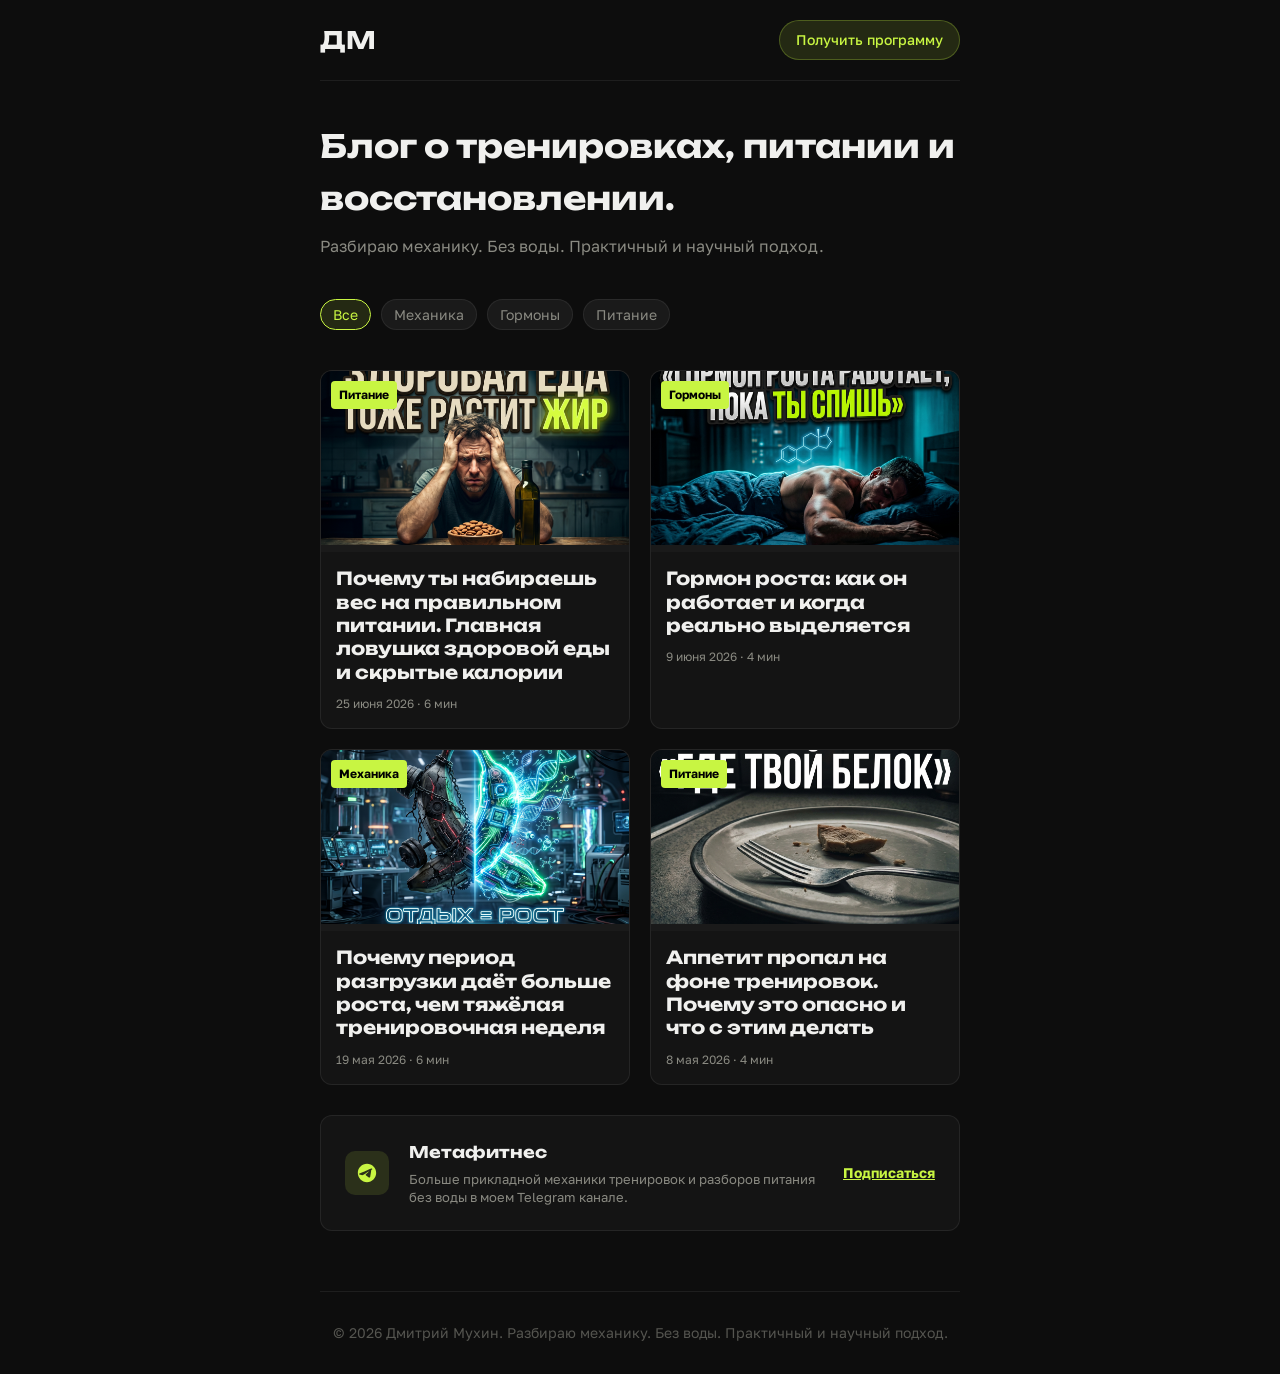
<file: index.html>
<!DOCTYPE html>
<html lang="ru">
<head>
  <meta charset="UTF-8">
  <meta name="viewport" content="width=device-width, initial-scale=1.0">
  <meta name="yandex-verification" content="68f9661cd30cc88b" />
  <title>Блог о тренировках, питании и восстановлении. | Дмитрий Мухин</title>
  <link rel="stylesheet" href="css/style.css?v=4">
  <link rel="preconnect" href="https://fonts.googleapis.com">
  <link rel="preconnect" href="https://fonts.gstatic.com" crossorigin>
  <link href="https://fonts.googleapis.com/css2?family=Golos+Text:wght@400;500;600&family=Unbounded:wght@400;700&display=swap" rel="stylesheet">
</head>
<body>
  <div class="container">
    <header>
      <div class="header-content">
        <a href="index.html" class="logo">ДМ</a>
        <a href="https://fitness-quiz-lake.vercel.app/" class="nav-btn">Получить программу</a>
      </div>
    </header>

    <main>
      <section class="hero">
        <h1 class="hero-title">Блог о тренировках, питании и восстановлении.</h1>
        <div class="hero-subtitle">Разбираю механику. Без воды. Практичный и научный подход.</div>
      </section>

      <div class="filters">
        <button class="filter-btn active">Все</button>
        <button class="filter-btn">Механика</button>
        <button class="filter-btn">Гормоны</button>
        <button class="filter-btn">Питание</button>
      </div>

      <div class="post-grid">
        <!-- Посты будут добавляться сюда из posts-registry.json при сборке/ручном обновлении -->
        <a href="posts/skritie_kalorii.html" class="post-card" data-rubric="Питание">
          <div class="post-card-image">
            <img src="images/skritie_kalorii.jpeg" alt="Почему ты набираешь вес на правильном питании. Скрытые калории" loading="lazy">
            <div class="post-card-rubric">Питание</div>
          </div>
          <div class="post-card-body">
            <h2 class="post-card-title">Почему ты набираешь вес на правильном питании. Главная ловушка здоровой еды и скрытые калории</h2>
            <div class="post-card-meta">
              <span>25 июня 2026</span>
              <span>·</span>
              <span>6 мин</span>
            </div>
          </div>
        </a>
        <a href="posts/gormon_rosta.html" class="post-card" data-rubric="Гормоны">
          <div class="post-card-image">
            <img src="images/gormon_rosta.jpeg" alt="Гормон роста: как он работает и когда реально выделяется" loading="lazy">
            <div class="post-card-rubric">Гормоны</div>
          </div>
          <div class="post-card-body">
            <h2 class="post-card-title">Гормон роста: как он работает и когда реально выделяется</h2>
            <div class="post-card-meta">
              <span>9 июня 2026</span>
              <span>·</span>
              <span>4 мин</span>
            </div>
          </div>
        </a>
        <a href="posts/deload-mekhanika.html" class="post-card" data-rubric="Механика">
          <div class="post-card-image">
            <img src="images/otdih-rost.jpeg" alt="Почему период разгрузки даёт больше роста, чем тяжёлая тренировочная неделя" loading="lazy">
            <div class="post-card-rubric">Механика</div>
          </div>
          <div class="post-card-body">
            <h2 class="post-card-title">Почему период разгрузки даёт больше роста, чем тяжёлая тренировочная неделя</h2>
            <div class="post-card-meta">
              <span>19 мая 2026</span>
              <span>·</span>
              <span>6 мин</span>
            </div>
          </div>
        </a>
        <a href="posts/gde_tvoi_belok.html" class="post-card" data-rubric="Питание">
          <div class="post-card-image">
            <img src="images/gde_tvoi_belok.jpeg" alt="Аппетит пропал на фоне тренировок. Почему это опасно и что с этим делать" loading="lazy">
            <div class="post-card-rubric">Питание</div>
          </div>
          <div class="post-card-body">
            <h2 class="post-card-title">Аппетит пропал на фоне тренировок. Почему это опасно и что с этим делать</h2>
            <div class="post-card-meta">
              <span>8 мая 2026</span>
              <span>·</span>
              <span>4 мин</span>
            </div>
          </div>
        </a>
      </div>

      <!-- Telegram Card -->
      <div class="tg-card">
        <div class="tg-icon">
          <svg width="22" height="22" viewBox="0 0 24 24"><path d="M12 2C6.48 2 2 6.48 2 12s4.48 10 10 10 10-4.48 10-10S17.52 2 12 2zm4.64 6.8c-.15 1.58-.8 5.42-1.13 7.19-.14.75-.42 1-.68 1.03-.58.05-1.02-.38-1.58-.75-.88-.58-1.38-.94-2.23-1.5-.99-.65-.35-1.01.22-1.59.15-.15 2.71-2.48 2.76-2.69.01-.03.01-.14-.07-.2-.08-.06-.19-.04-.27-.02-.11.02-1.93 1.23-5.46 3.62-.51.35-.98.52-1.4.51-.46-.01-1.35-.26-2.01-.48-.81-.27-1.45-.42-1.39-.88.03-.24.36-.49.99-.75 3.88-1.69 6.47-2.8 7.76-3.33 3.69-1.52 4.45-1.78 4.95-1.79.11 0 .36.03.52.16.13.1.17.24.19.34.02.07.03.23.01.31z"/></svg>
        </div>
        <div class="tg-info">
          <h3>Метафитнес</h3>
          <p>Больше прикладной механики тренировок и разборов питания без воды в моем Telegram канале.</p>
        </div>
        <a href="https://t.me/BodyBal" class="tg-btn" target="_blank">Подписаться</a>
      </div>
    </main>

    <footer>
      &copy; 2026 Дмитрий Мухин. Разбираю механику. Без воды. Практичный и научный подход.
    </footer>
  </div>

  <script>
    document.addEventListener('DOMContentLoaded', () => {
      const filterBtns = document.querySelectorAll('.filter-btn');
      const postCards = document.querySelectorAll('.post-card');

      filterBtns.forEach(btn => {
        btn.addEventListener('click', () => {
          // Убираем активный класс у всех кнопок
          filterBtns.forEach(b => b.classList.remove('active'));
          // Добавляем активный класс нажатой кнопке
          btn.classList.add('active');

          const filterValue = btn.textContent.trim();

          postCards.forEach(card => {
            const cardRubric = card.getAttribute('data-rubric');
            
            if (filterValue === 'Все' || cardRubric === filterValue) {
              card.style.display = 'block';
            } else {
              card.style.display = 'none';
            }
          });
        });
      });
    });
  </script>
</body>
</html>
</file>
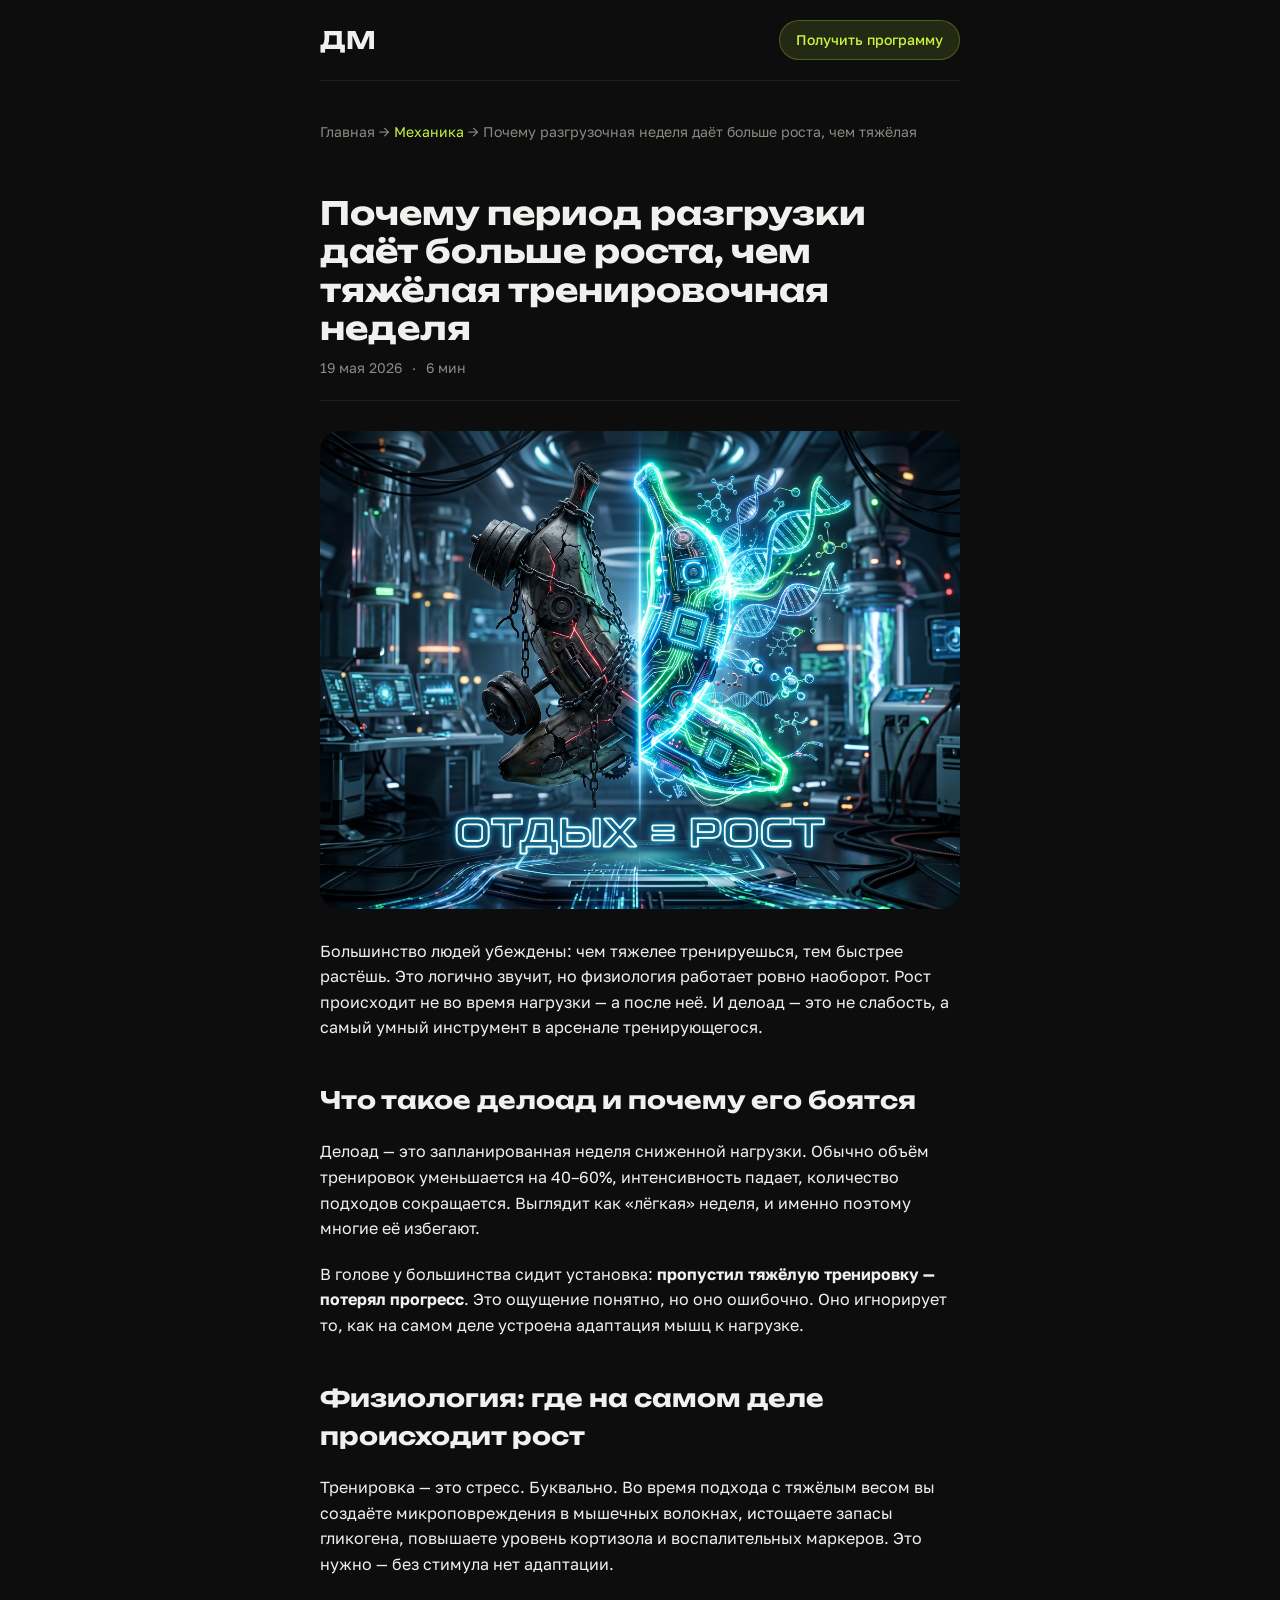
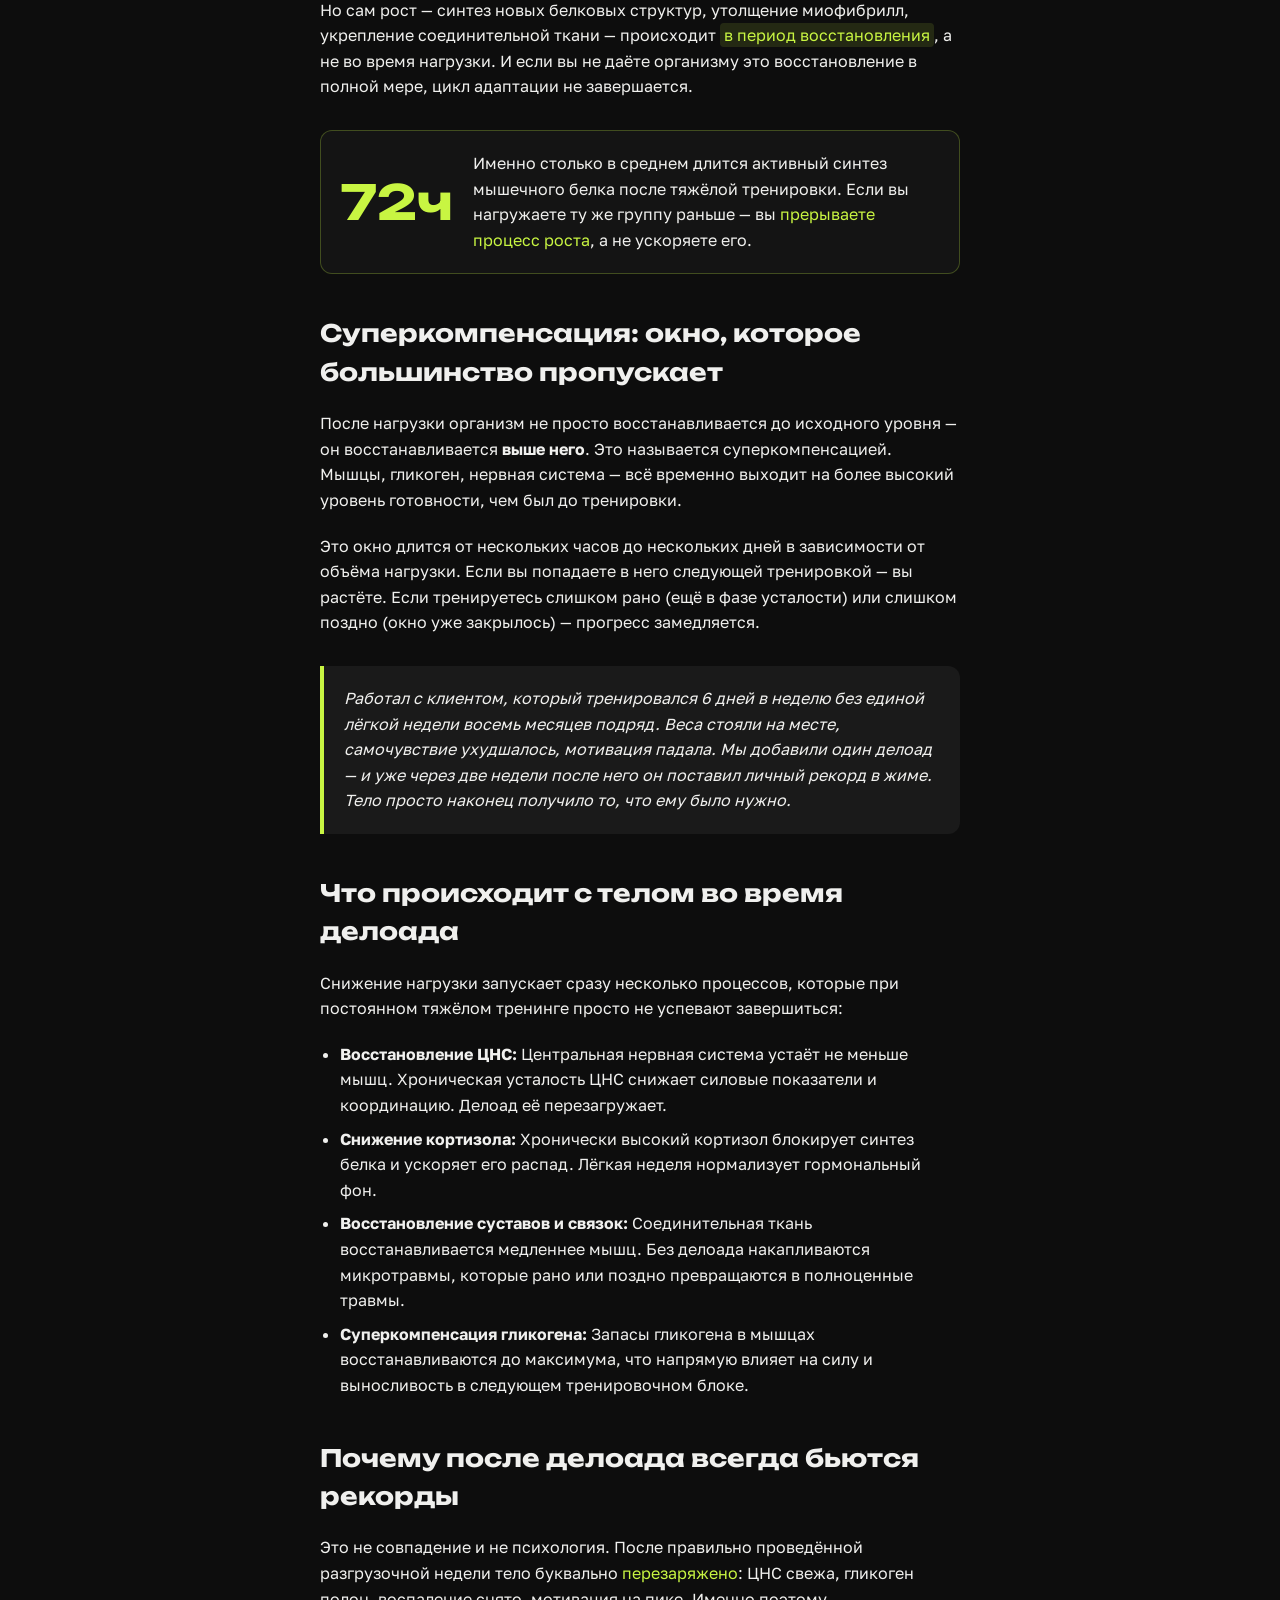
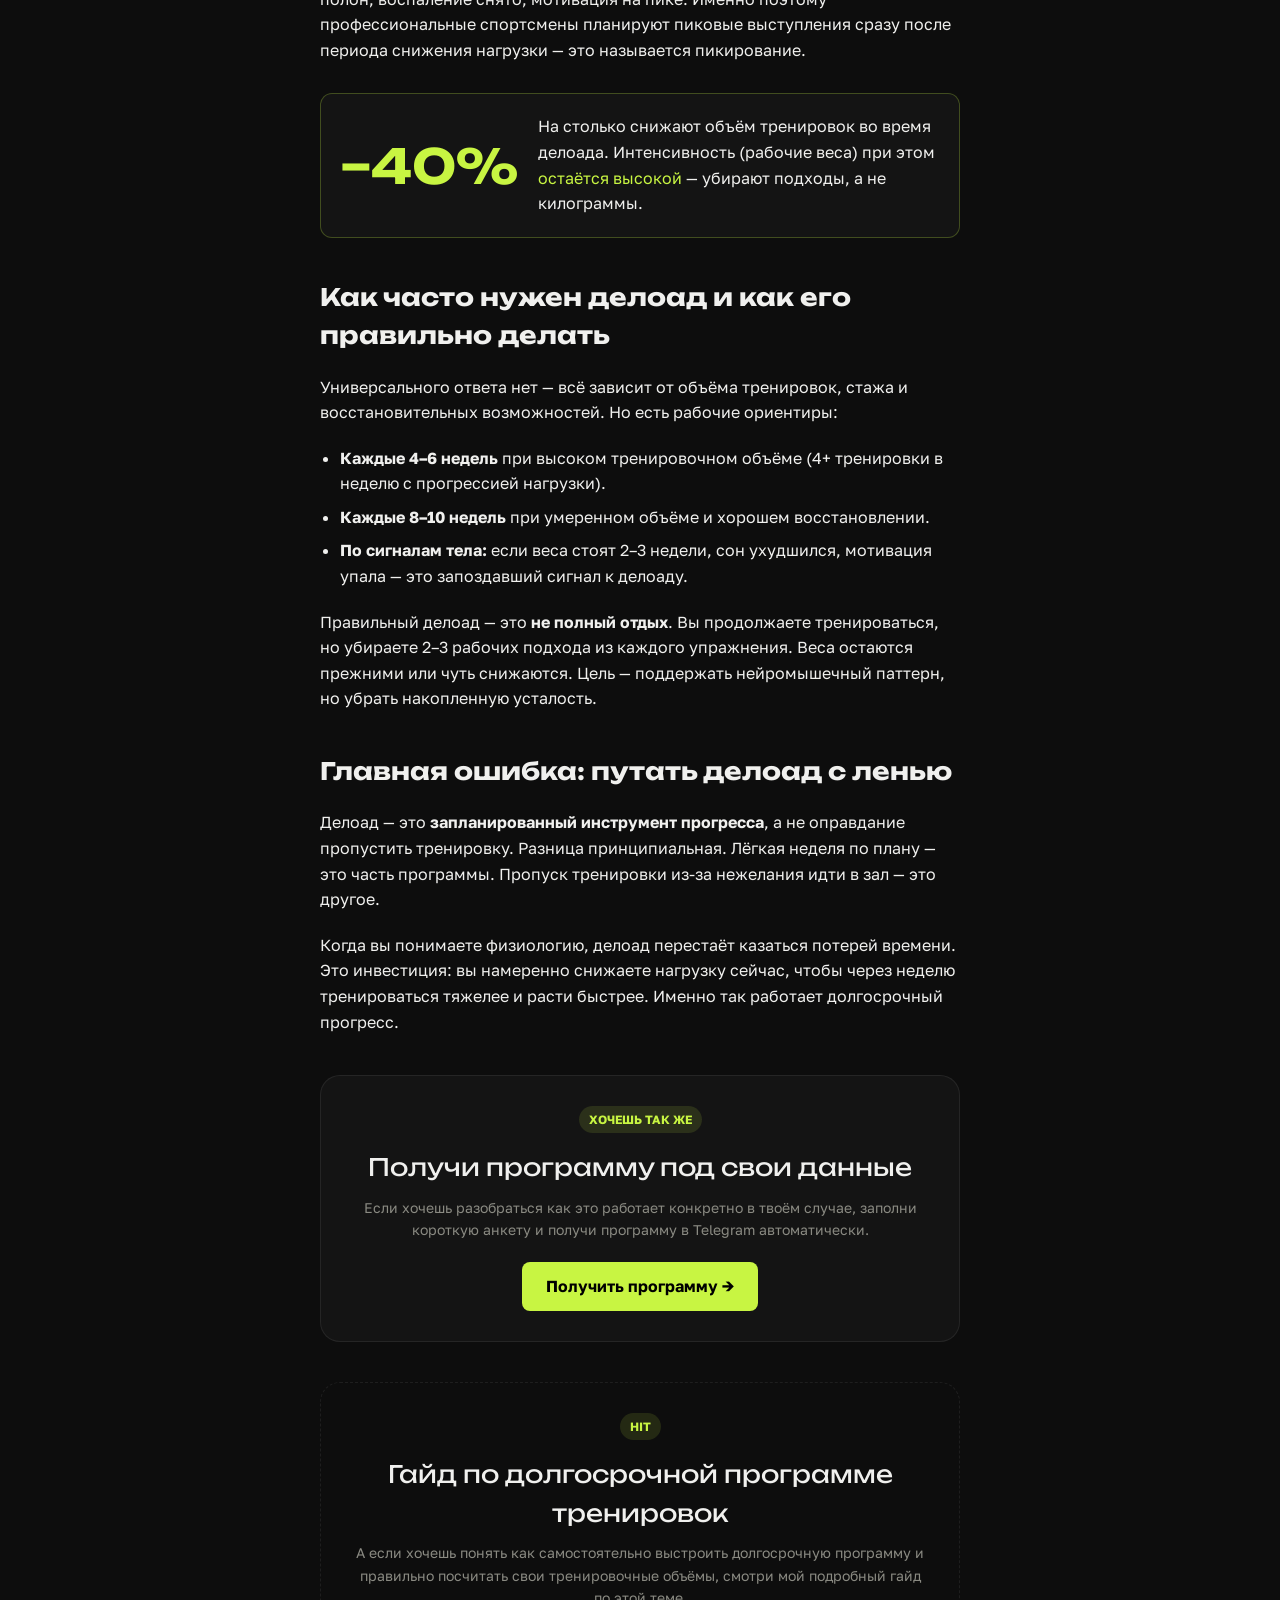
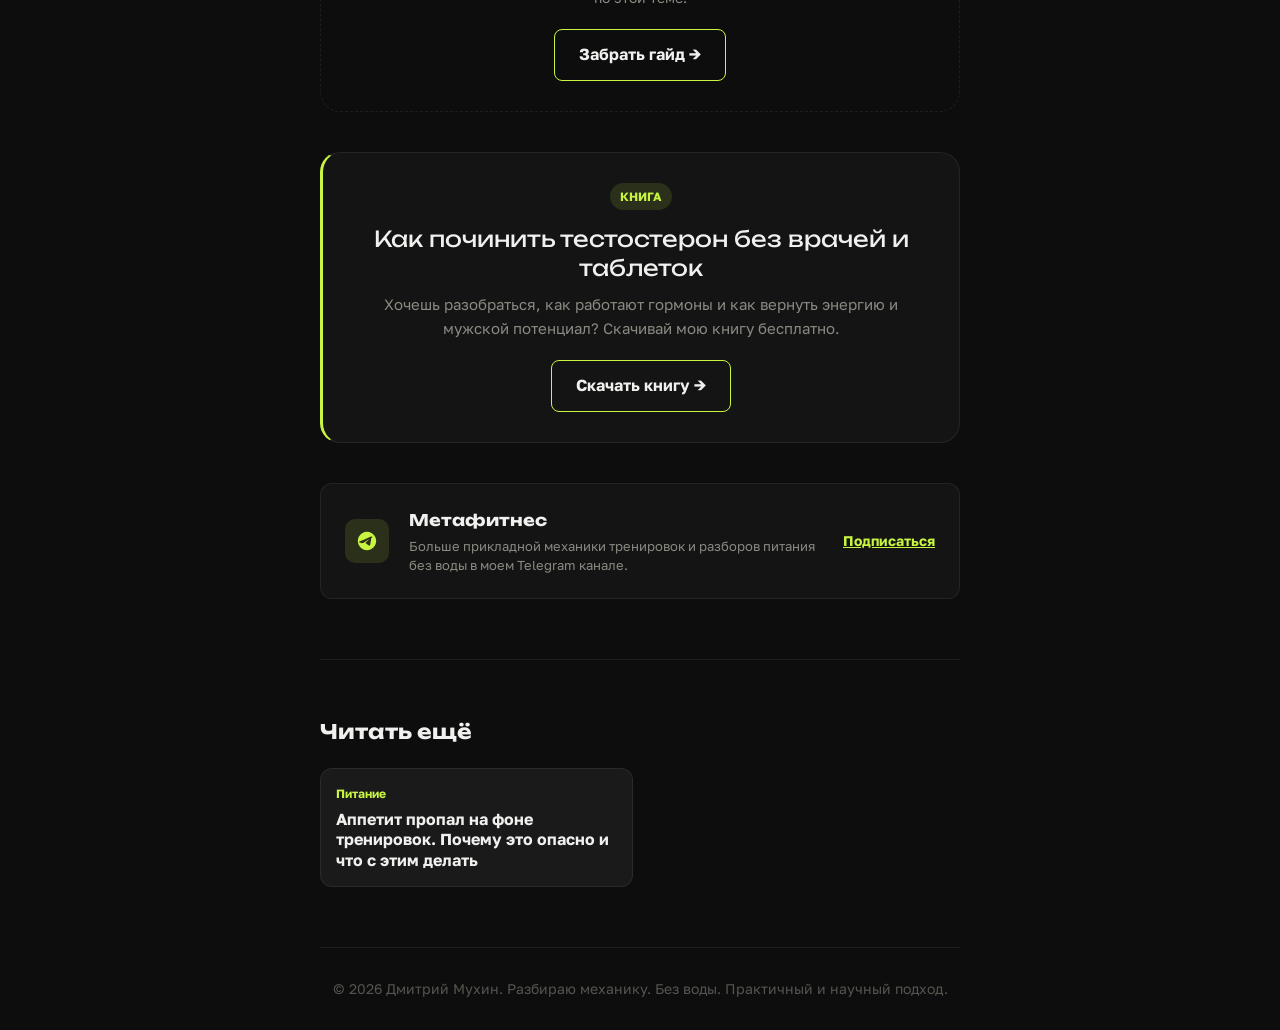
<file: posts/deload-mekhanika.html>
<!DOCTYPE html>
<html lang="ru">
<head>
  <meta charset="UTF-8">
  <meta name="viewport" content="width=device-width, initial-scale=1.0">
  <title>Почему разгрузочная неделя даёт больше роста, чем тяжёлая | Дмитрий Мухин</title>
  <meta name="description" content="Делоад — это не слабость и не отдых от лени. Разбираю физиологию суперкомпенсации и почему именно в период разгрузки мышцы растут быстрее всего.">
  <link rel="stylesheet" href="../css/style.css?v=4">
  <link rel="preconnect" href="https://fonts.googleapis.com">
  <link rel="preconnect" href="https://fonts.gstatic.com" crossorigin>
  <link href="https://fonts.googleapis.com/css2?family=Golos+Text:wght@400;500;600&family=Unbounded:wght@400;700&display=swap" rel="stylesheet">
</head>
<body>
  <div class="container">
    <header>
      <div class="header-content">
        <a href="../index.html" class="logo">ДМ</a>
        <a href="https://fitness-quiz-lake.vercel.app/" class="nav-btn">Получить программу</a>
      </div>
    </header>

    <main>
      <div class="breadcrumbs">
        <a href="../index.html">Главная</a> → <span class="rubric">Механика</span> → Почему разгрузочная неделя даёт больше роста, чем тяжёлая
      </div>

      <article class="post">
        <header class="post-header">
          <h1 class="post-title">Почему период разгрузки даёт больше роста, чем тяжёлая тренировочная неделя</h1>
          <div class="post-meta">
            <span>19 мая 2026</span>
            <span>·</span>
            <span>6 мин</span>
          </div>
        </header>

        <img src="../images/otdih-rost.jpeg" alt="Почему период разгрузки даёт больше роста, чем тяжёлая тренировочная неделя" class="post-image">

        <div class="post-content">

          <p class="lead">Большинство людей убеждены: чем тяжелее тренируешься, тем быстрее растёшь. Это логично звучит, но физиология работает ровно наоборот. Рост происходит не во время нагрузки — а после неё. И делоад — это не слабость, а самый умный инструмент в арсенале тренирующегося.</p>

          <h2>Что такое делоад и почему его боятся</h2>

          <p>Делоад — это запланированная неделя сниженной нагрузки. Обычно объём тренировок уменьшается на 40–60%, интенсивность падает, количество подходов сокращается. Выглядит как «лёгкая» неделя, и именно поэтому многие её избегают.</p>

          <p>В голове у большинства сидит установка: <strong>пропустил тяжёлую тренировку — потерял прогресс</strong>. Это ощущение понятно, но оно ошибочно. Оно игнорирует то, как на самом деле устроена адаптация мышц к нагрузке.</p>

          <h2>Физиология: где на самом деле происходит рост</h2>

          <p>Тренировка — это стресс. Буквально. Во время подхода с тяжёлым весом вы создаёте микроповреждения в мышечных волокнах, истощаете запасы гликогена, повышаете уровень кортизола и воспалительных маркеров. Это нужно — без стимула нет адаптации.</p>

          <p>Но сам рост — синтез новых белковых структур, утолщение миофибрилл, укрепление соединительной ткани — происходит <span class="highlight">в период восстановления</span>, а не во время нагрузки. И если вы не даёте организму это восстановление в полной мере, цикл адаптации не завершается.</p>

          <div class="fact-block">
            <div class="fact-number">72ч</div>
            <div class="fact-text">Именно столько в среднем длится активный синтез мышечного белка после тяжёлой тренировки. Если вы нагружаете ту же группу раньше — вы <span class="text-accent">прерываете процесс роста</span>, а не ускоряете его.</div>
          </div>

          <h2>Суперкомпенсация: окно, которое большинство пропускает</h2>

          <p>После нагрузки организм не просто восстанавливается до исходного уровня — он восстанавливается <strong>выше него</strong>. Это называется суперкомпенсацией. Мышцы, гликоген, нервная система — всё временно выходит на более высокий уровень готовности, чем был до тренировки.</p>

          <p>Это окно длится от нескольких часов до нескольких дней в зависимости от объёма нагрузки. Если вы попадаете в него следующей тренировкой — вы растёте. Если тренируетесь слишком рано (ещё в фазе усталости) или слишком поздно (окно уже закрылось) — прогресс замедляется.</p>

          <blockquote>
            Работал с клиентом, который тренировался 6 дней в неделю без единой лёгкой недели восемь месяцев подряд. Веса стояли на месте, самочувствие ухудшалось, мотивация падала. Мы добавили один делоад — и уже через две недели после него он поставил личный рекорд в жиме. Тело просто наконец получило то, что ему было нужно.
          </blockquote>

          <h2>Что происходит с телом во время делоада</h2>

          <p>Снижение нагрузки запускает сразу несколько процессов, которые при постоянном тяжёлом тренинге просто не успевают завершиться:</p>

          <ul>
            <li><strong>Восстановление ЦНС:</strong> Центральная нервная система устаёт не меньше мышц. Хроническая усталость ЦНС снижает силовые показатели и координацию. Делоад её перезагружает.</li>
            <li><strong>Снижение кортизола:</strong> Хронически высокий кортизол блокирует синтез белка и ускоряет его распад. Лёгкая неделя нормализует гормональный фон.</li>
            <li><strong>Восстановление суставов и связок:</strong> Соединительная ткань восстанавливается медленнее мышц. Без делоада накапливаются микротравмы, которые рано или поздно превращаются в полноценные травмы.</li>
            <li><strong>Суперкомпенсация гликогена:</strong> Запасы гликогена в мышцах восстанавливаются до максимума, что напрямую влияет на силу и выносливость в следующем тренировочном блоке.</li>
          </ul>

          <h2>Почему после делоада всегда бьются рекорды</h2>

          <p>Это не совпадение и не психология. После правильно проведённой разгрузочной недели тело буквально <span class="text-accent">перезаряжено</span>: ЦНС свежа, гликоген полон, воспаление снято, мотивация на пике. Именно поэтому профессиональные спортсмены планируют пиковые выступления сразу после периода снижения нагрузки — это называется пикирование.</p>

          <div class="fact-block">
            <div class="fact-number">−40%</div>
            <div class="fact-text">На столько снижают объём тренировок во время делоада. Интенсивность (рабочие веса) при этом <span class="text-accent">остаётся высокой</span> — убирают подходы, а не килограммы.</div>
          </div>

          <h2>Как часто нужен делоад и как его правильно делать</h2>

          <p>Универсального ответа нет — всё зависит от объёма тренировок, стажа и восстановительных возможностей. Но есть рабочие ориентиры:</p>

          <ul>
            <li><strong>Каждые 4–6 недель</strong> при высоком тренировочном объёме (4+ тренировки в неделю с прогрессией нагрузки).</li>
            <li><strong>Каждые 8–10 недель</strong> при умеренном объёме и хорошем восстановлении.</li>
            <li><strong>По сигналам тела:</strong> если веса стоят 2–3 недели, сон ухудшился, мотивация упала — это запоздавший сигнал к делоаду.</li>
          </ul>

          <p>Правильный делоад — это <strong>не полный отдых</strong>. Вы продолжаете тренироваться, но убираете 2–3 рабочих подхода из каждого упражнения. Веса остаются прежними или чуть снижаются. Цель — поддержать нейромышечный паттерн, но убрать накопленную усталость.</p>

          <h2>Главная ошибка: путать делоад с ленью</h2>

          <p>Делоад — это <strong>запланированный инструмент прогресса</strong>, а не оправдание пропустить тренировку. Разница принципиальная. Лёгкая неделя по плану — это часть программы. Пропуск тренировки из-за нежелания идти в зал — это другое.</p>

          <p>Когда вы понимаете физиологию, делоад перестаёт казаться потерей времени. Это инвестиция: вы намеренно снижаете нагрузку сейчас, чтобы через неделю тренироваться тяжелее и расти быстрее. Именно так работает долгосрочный прогресс.</p>

          <div class="cta-block">
            <div class="cta-label">Хочешь так же</div>
            <div class="cta-title">Получи программу под свои данные</div>
            <div class="cta-desc">Если хочешь разобраться как это работает конкретно в твоём случае, заполни короткую анкету и получи программу в Telegram автоматически.</div>
            <a href="https://fitness-quiz-lake.vercel.app/" class="cta-btn" target="_blank">
              Получить программу →
            </a>
          </div>

          <div class="cta-block cta-secondary">
            <div class="cta-label">HIT</div>
            <div class="cta-title">Гайд по долгосрочной программе тренировок</div>
            <div class="cta-desc">А если хочешь понять как самостоятельно выстроить долгосрочную программу и правильно посчитать свои тренировочные объёмы, смотри мой подробный гайд по этой теме.</div>
            <a href="https://dgmuk.github.io/metafitnes-guide/" class="cta-btn cta-btn-outline" target="_blank">
              Забрать гайд →
            </a>
          </div>

          <div class="book-block">
            <div class="book-label">Книга</div>
            <div class="book-title">Как починить тестостерон без врачей и таблеток</div>
            <div class="book-desc">Хочешь разобраться, как работают гормоны и как вернуть энергию и мужской потенциал? Скачивай мою книгу бесплатно.</div>
            <a href="https://bodybal.ru/" class="cta-btn cta-btn-outline" target="_blank">
              Скачать книгу →
            </a>
          </div>

        </div>

        <!-- Telegram Card -->
        <div class="tg-card">
          <div class="tg-icon">
            <svg width="22" height="22" viewBox="0 0 24 24"><path d="M12 2C6.48 2 2 6.48 2 12s4.48 10 10 10 10-4.48 10-10S17.52 2 12 2zm4.64 6.8c-.15 1.58-.8 5.42-1.13 7.19-.14.75-.42 1-.68 1.03-.58.05-1.02-.38-1.58-.75-.88-.58-1.38-.94-2.23-1.5-.99-.65-.35-1.01.22-1.59.15-.15 2.71-2.48 2.76-2.69.01-.03.01-.14-.07-.2-.08-.06-.19-.04-.27-.02-.11.02-1.93 1.23-5.46 3.62-.51.35-.98.52-1.4.51-.46-.01-1.35-.26-2.01-.48-.81-.27-1.45-.42-1.39-.88.03-.24.36-.49.99-.75 3.88-1.69 6.47-2.8 7.76-3.33 3.69-1.52 4.45-1.78 4.95-1.79.11 0 .36.03.52.16.13.1.17.24.19.34.02.07.03.23.01.31z"/></svg>
          </div>
          <div class="tg-info">
            <h3>Метафитнес</h3>
            <p>Больше прикладной механики тренировок и разборов питания без воды в моем Telegram канале.</p>
          </div>
          <a href="https://t.me/BodyBal" class="tg-btn" target="_blank">Подписаться</a>
        </div>

      </article>

      <section class="related-section">
        <h2 class="related-section-title">Читать ещё</h2>
        <div class="related-grid">
          <a href="../posts/gde_tvoi_belok.html" class="related-card">
            <div class="related-tag">Питание</div>
            <div class="related-name">Аппетит пропал на фоне тренировок. Почему это опасно и что с этим делать</div>
          </a>
        </div>
      </section>
    </main>

    <footer>
      &copy; 2026 Дмитрий Мухин. Разбираю механику. Без воды. Практичный и научный подход.
    </footer>
  </div>
</body>
</html>
</file>
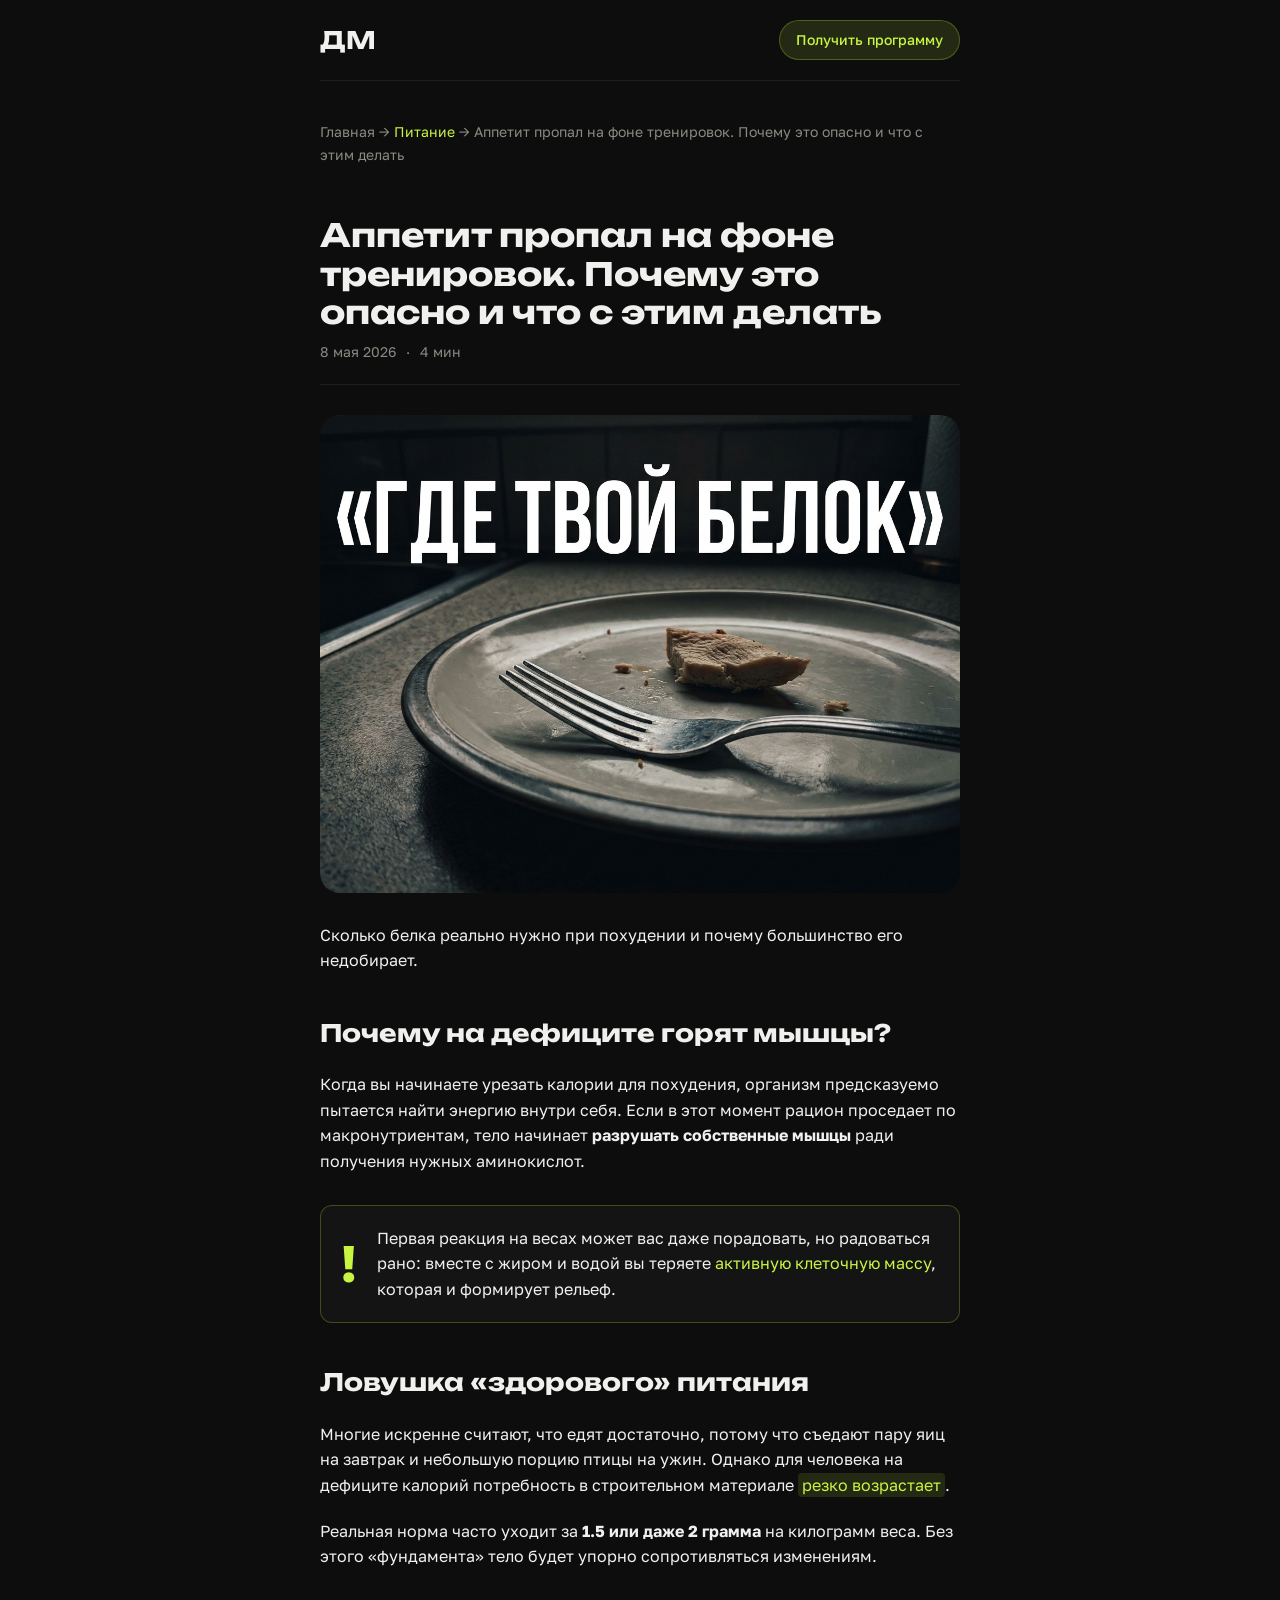
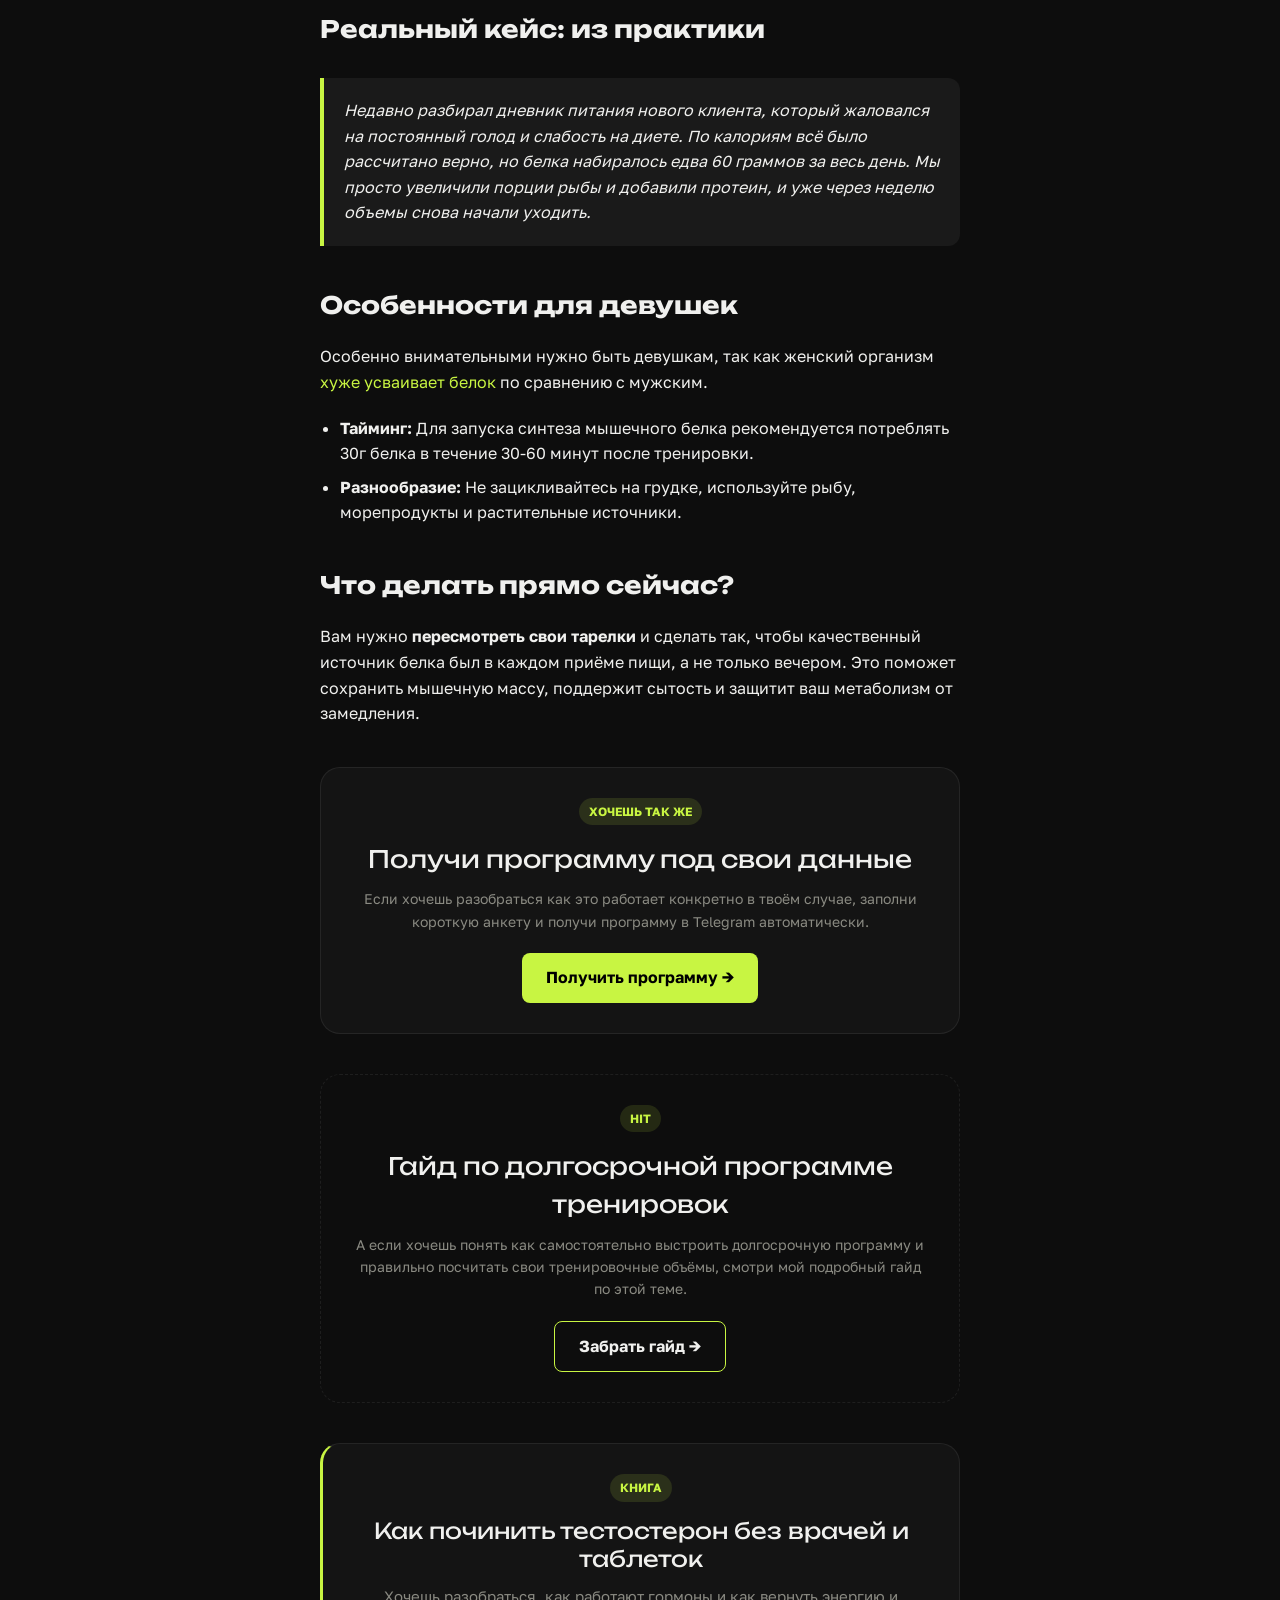
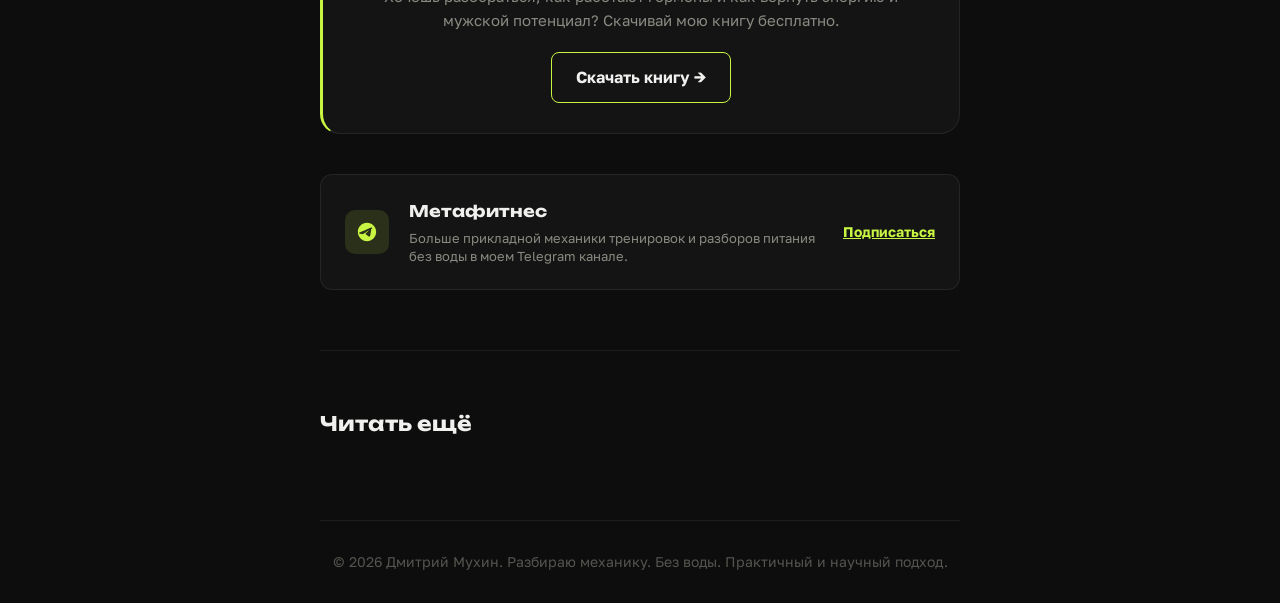
<file: posts/gde_tvoi_belok.html>
<!DOCTYPE html>
<html lang="ru">
<head>
  <meta charset="UTF-8">
  <meta name="viewport" content="width=device-width, initial-scale=1.0">
  <title>Аппетит пропал на фоне тренировок. Почему это опасно и что с этим делать | Дмитрий Мухин</title>
  <meta name="description" content="Сколько белка реально нужно при похудении и почему большинство его недобирает. Когда вы начинаете урезать калории для похудения, организм предсказуемо">
  <link rel="stylesheet" href="../css/style.css?v=4">
  <link rel="preconnect" href="https://fonts.googleapis.com">
  <link rel="preconnect" href="https://fonts.gstatic.com" crossorigin>
  <link href="https://fonts.googleapis.com/css2?family=Golos+Text:wght@400;500;600&family=Unbounded:wght@400;700&display=swap" rel="stylesheet">
</head>
<body>
  <div class="container">
    <header>
      <div class="header-content">
        <a href="../index.html" class="logo">ДМ</a>
        <a href="https://fitness-quiz-lake.vercel.app/" class="nav-btn">Получить программу</a>
      </div>
    </header>

    <main>
      <div class="breadcrumbs">
        <a href="../index.html">Главная</a> → <span class="rubric">Питание</span> → Аппетит пропал на фоне тренировок. Почему это опасно и что с этим делать
      </div>

      <article class="post">
        <header class="post-header">
          <h1 class="post-title">Аппетит пропал на фоне тренировок. Почему это опасно и что с этим делать</h1>
          <div class="post-meta">
            <span>8 мая 2026</span>
            <span>·</span>
            <span>4 мин</span>
          </div>
        </header>

        <img src="../images/gde_tvoi_belok.jpeg" alt="Аппетит пропал на фоне тренировок. Почему это опасно и что с этим делать" class="post-image">

        <div class="post-content">
          <p class="lead">Сколько белка реально нужно при похудении и почему большинство его недобирает.</p>
          
          <h2>Почему на дефиците горят мышцы?</h2>
          <p>Когда вы начинаете урезать калории для похудения, организм предсказуемо пытается найти энергию внутри себя. Если в этот момент рацион проседает по макронутриентам, тело начинает <strong>разрушать собственные мышцы</strong> ради получения нужных аминокислот.</p>
          
          <div class="fact-block">
            <div class="fact-number">!</div>
            <div class="fact-text">Первая реакция на весах может вас даже порадовать, но радоваться рано: вместе с жиром и водой вы теряете <span class="text-accent">активную клеточную массу</span>, которая и формирует рельеф.</div>
          </div>

          <h2>Ловушка «здорового» питания</h2>
          <p>Многие искренне считают, что едят достаточно, потому что съедают пару яиц на завтрак и небольшую порцию птицы на ужин. Однако для человека на дефиците калорий потребность в строительном материале <span class="highlight">резко возрастает</span>.</p>
          
          <p>Реальная норма часто уходит за <strong>1.5 или даже 2 грамма</strong> на килограмм веса. Без этого «фундамента» тело будет упорно сопротивляться изменениям.</p>

          <h2>Реальный кейс: из практики</h2>
          <blockquote>
            Недавно разбирал дневник питания нового клиента, который жаловался на постоянный голод и слабость на диете. По калориям всё было рассчитано верно, но белка набиралось едва 60 граммов за весь день. Мы просто увеличили порции рыбы и добавили протеин, и уже через неделю объемы снова начали уходить.
          </blockquote>

          <h2>Особенности для девушек</h2>
          <p>Особенно внимательными нужно быть девушкам, так как женский организм <span class="text-accent">хуже усваивает белок</span> по сравнению с мужским. </p>
          
          <ul>
            <li><strong>Тайминг:</strong> Для запуска синтеза мышечного белка рекомендуется потреблять 30г белка в течение 30-60 минут после тренировки.</li>
            <li><strong>Разнообразие:</strong> Не зацикливайтесь на грудке, используйте рыбу, морепродукты и растительные источники.</li>
          </ul>

          <h2>Что делать прямо сейчас?</h2>
          <p>Вам нужно <strong>пересмотреть свои тарелки</strong> и сделать так, чтобы качественный источник белка был в каждом приёме пищи, а не только вечером. Это поможет сохранить мышечную массу, поддержит сытость и защитит ваш метаболизм от замедления.</p>

          <div class="cta-block">
            <div class="cta-label">Хочешь так же</div>
            <div class="cta-title">Получи программу под свои данные</div>
            <div class="cta-desc">Если хочешь разобраться как это работает конкретно в твоём случае, заполни короткую анкету и получи программу в Telegram автоматически.</div>
            <a href="https://t.me/BodyBal/43" class="cta-btn" target="_blank">
              Получить программу →
            </a>
          </div>

          <div class="cta-block cta-secondary">
            <div class="cta-label">HIT</div>
            <div class="cta-title">Гайд по долгосрочной программе тренировок</div>
            <div class="cta-desc">А если хочешь понять как самостоятельно выстроить долгосрочную программу и правильно посчитать свои тренировочные объёмы, смотри мой подробный гайд по этой теме.</div>
            <a href="https://t.me/BodyBal" class="cta-btn cta-btn-outline" target="_blank">
              Забрать гайд →
            </a>
          </div>

          <div class="book-block">
            <div class="book-label">Книга</div>
            <div class="book-title">Как починить тестостерон без врачей и таблеток</div>
            <div class="book-desc">Хочешь разобраться, как работают гормоны и как вернуть энергию и мужской потенциал? Скачивай мою книгу бесплатно.</div>
            <a href="https://bodybal.ru/" class="cta-btn cta-btn-outline" target="_blank">
              Скачать книгу →
            </a>
          </div>
        </div>

        <!-- Telegram Card -->
        <div class="tg-card">
          <div class="tg-icon">
            <svg width="22" height="22" viewBox="0 0 24 24"><path d="M12 2C6.48 2 2 6.48 2 12s4.48 10 10 10 10-4.48 10-10S17.52 2 12 2zm4.64 6.8c-.15 1.58-.8 5.42-1.13 7.19-.14.75-.42 1-.68 1.03-.58.05-1.02-.38-1.58-.75-.88-.58-1.38-.94-2.23-1.5-.99-.65-.35-1.01.22-1.59.15-.15 2.71-2.48 2.76-2.69.01-.03.01-.14-.07-.2-.08-.06-.19-.04-.27-.02-.11.02-1.93 1.23-5.46 3.62-.51.35-.98.52-1.4.51-.46-.01-1.35-.26-2.01-.48-.81-.27-1.45-.42-1.39-.88.03-.24.36-.49.99-.75 3.88-1.69 6.47-2.8 7.76-3.33 3.69-1.52 4.45-1.78 4.95-1.79.11 0 .36.03.52.16.13.1.17.24.19.34.02.07.03.23.01.31z"/></svg>
          </div>
          <div class="tg-info">
            <h3>Метафитнес</h3>
            <p>Больше прикладной механики тренировок и разборов питания без воды в моем Telegram канале.</p>
          </div>
          <a href="https://t.me/BodyBal" class="tg-btn" target="_blank">Подписаться</a>
        </div>

      </article>

      <section class="related-section">
        <h2 class="related-section-title">Читать ещё</h2>
        <div class="related-grid">
          <!-- БЛОК ЧИТАТЬ ЕЩЁ -->
        </div>
      </section>
    </main>

    <footer>
      &copy; 2026 Дмитрий Мухин. Разбираю механику. Без воды. Практичный и научный подход.
    </footer>
  </div>
</body>
</html>
</file>
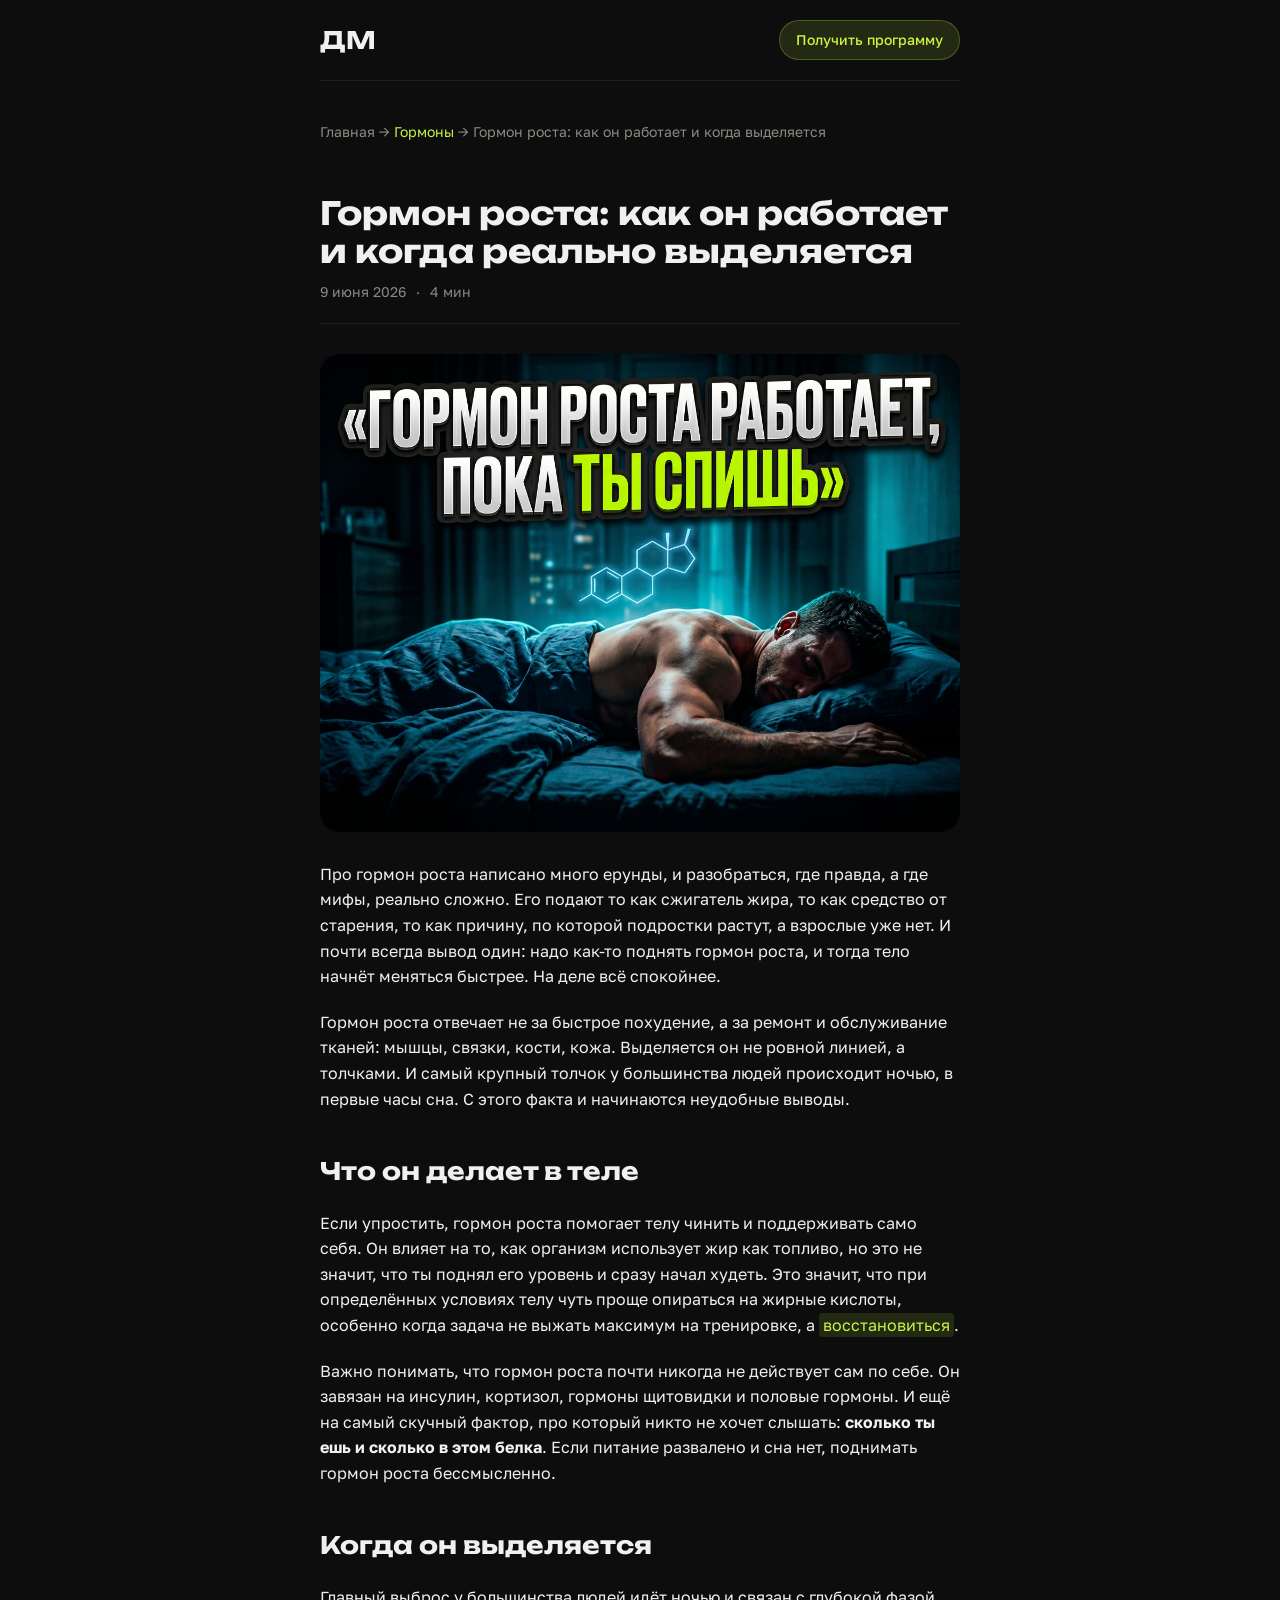
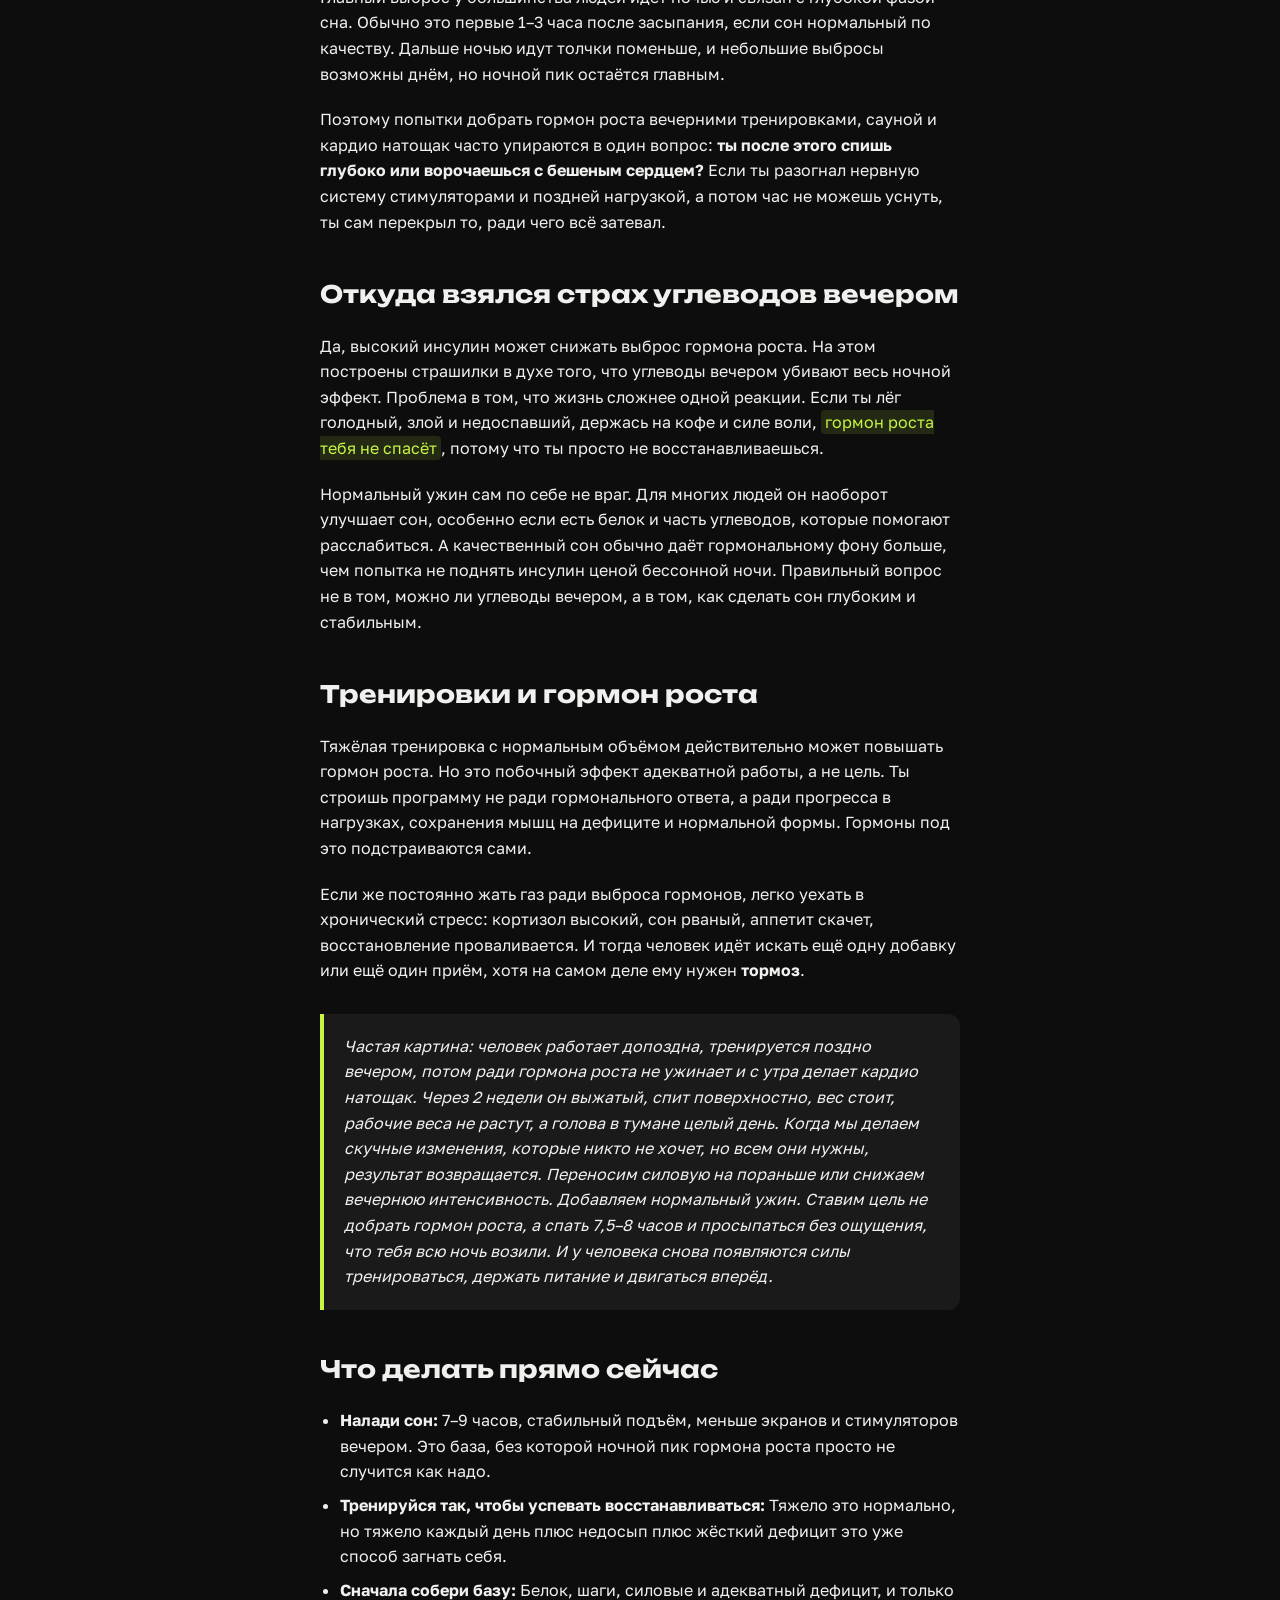
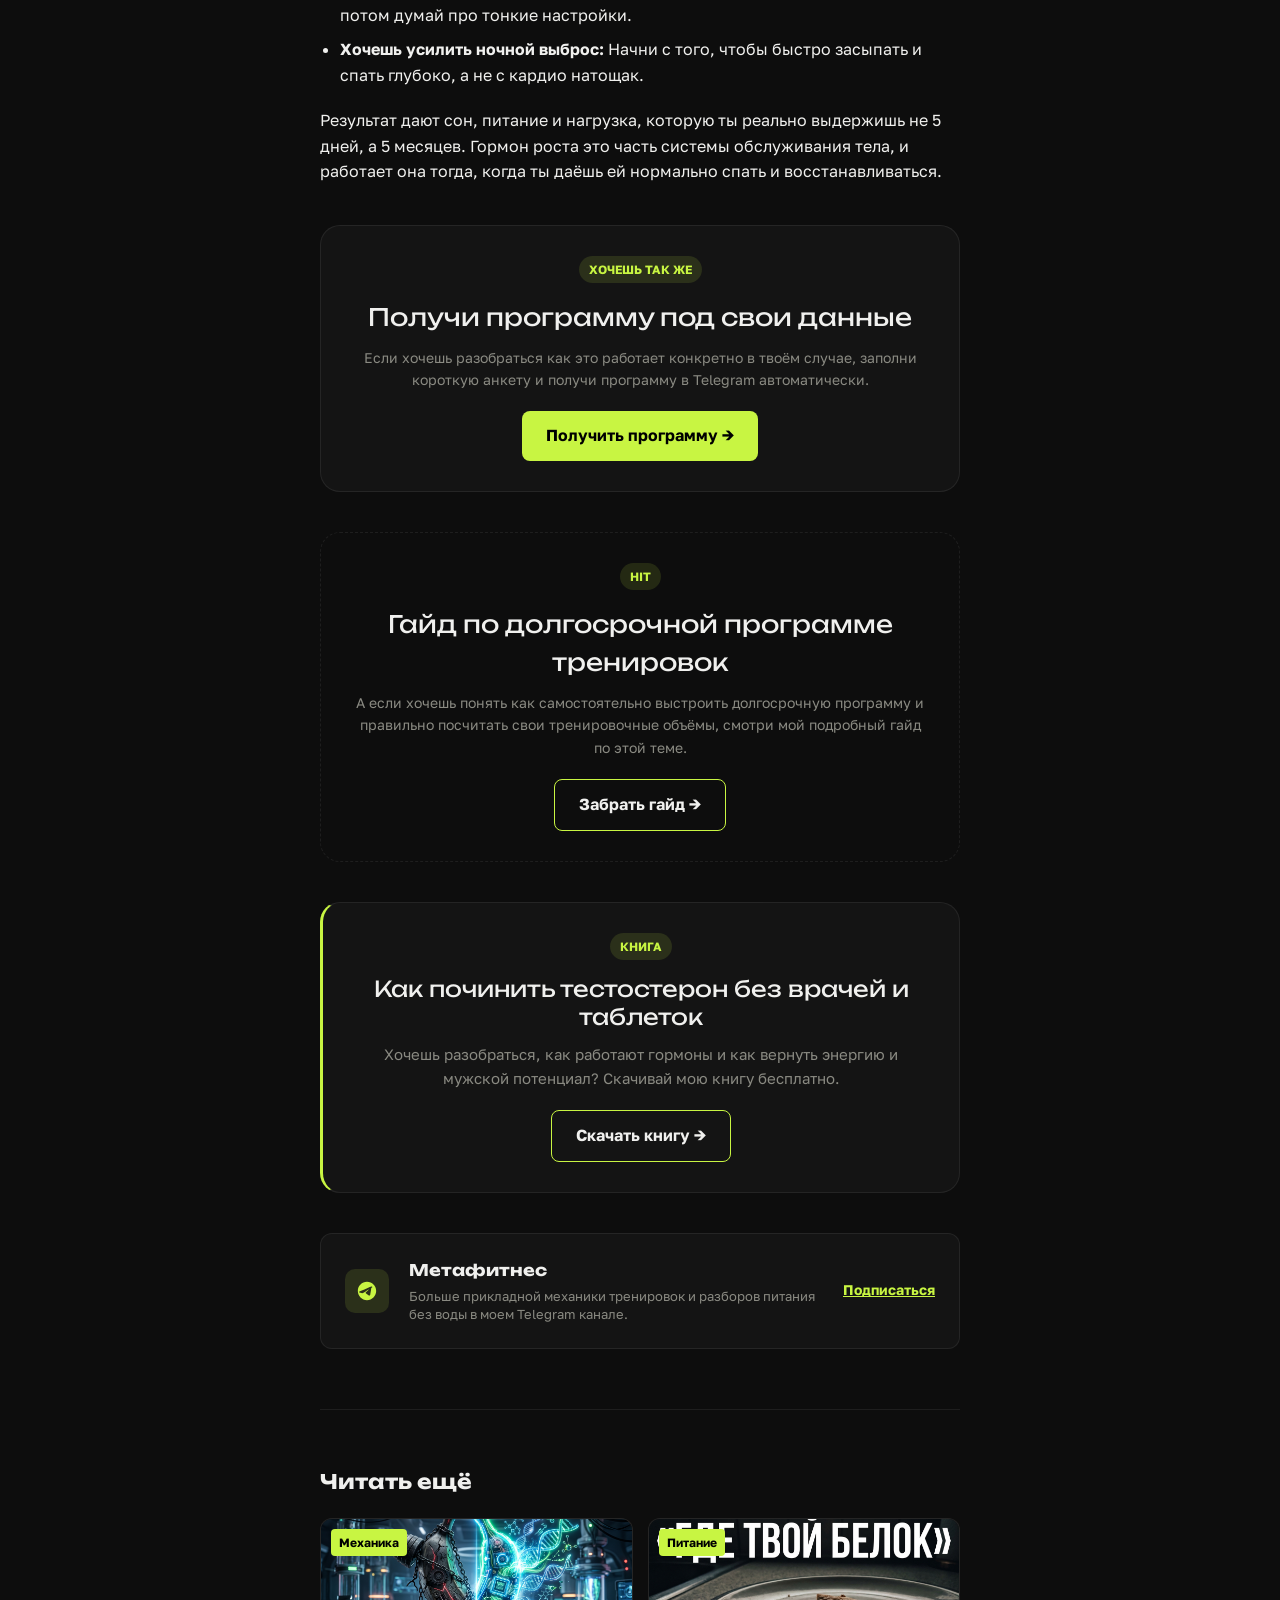
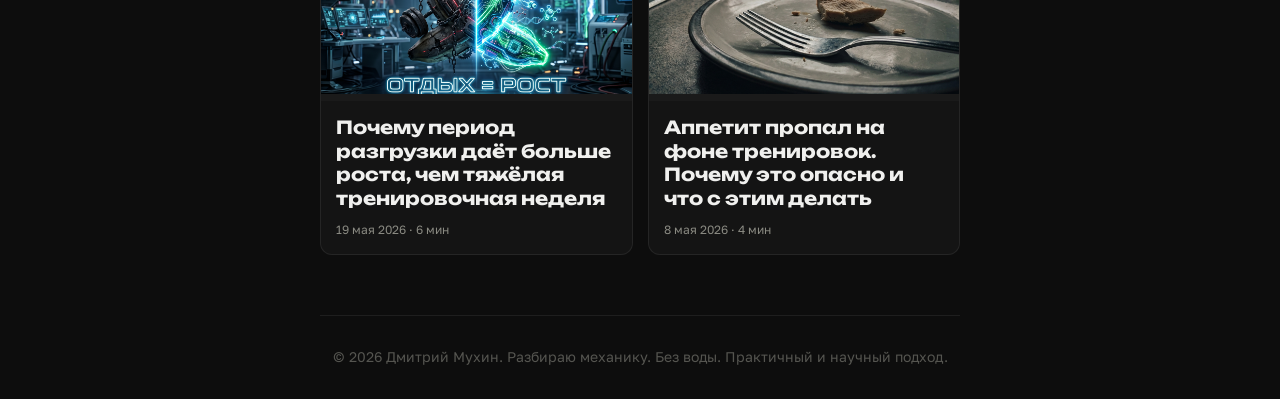
<file: posts/gormon_rosta.html>
<!DOCTYPE html>
<html lang="ru">
<head>
  <meta charset="UTF-8">
  <meta name="viewport" content="width=device-width, initial-scale=1.0">
  <title>Гормон роста: как он работает и когда выделяется | Дмитрий Мухин</title>
  <meta name="description" content="Гормон роста отвечает за ремонт тканей, а не за быстрое похудение. Выделяется толчками, главный выброс ночью. Разбираю мифы и как реально улучшить его выброс.">
  <link rel="stylesheet" href="../css/style.css?v=4">
  <link rel="preconnect" href="https://fonts.googleapis.com">
  <link rel="preconnect" href="https://fonts.gstatic.com" crossorigin>
  <link href="https://fonts.googleapis.com/css2?family=Golos+Text:wght@400;500;600&family=Unbounded:wght@400;700&display=swap" rel="stylesheet">
</head>
<body>
  <div class="container">
    <header>
      <div class="header-content">
        <a href="../index.html" class="logo">ДМ</a>
        <a href="https://fitness-quiz-lake.vercel.app/" class="nav-btn">Получить программу</a>
      </div>
    </header>

    <main>
      <div class="breadcrumbs">
        <a href="../index.html">Главная</a> → <span class="rubric">Гормоны</span> → Гормон роста: как он работает и когда выделяется
      </div>

      <article class="post">
        <header class="post-header">
          <h1 class="post-title">Гормон роста: как он работает и когда реально выделяется</h1>
          <div class="post-meta">
            <span>9 июня 2026</span>
            <span>·</span>
            <span>4 мин</span>
          </div>
        </header>

        <img src="../images/gormon_rosta.jpeg" alt="Гормон роста: как он работает и когда выделяется" class="post-image">

        <div class="post-content">

          <p class="lead">Про гормон роста написано много ерунды, и разобраться, где правда, а где мифы, реально сложно. Его подают то как сжигатель жира, то как средство от старения, то как причину, по которой подростки растут, а взрослые уже нет. И почти всегда вывод один: надо как-то поднять гормон роста, и тогда тело начнёт меняться быстрее. На деле всё спокойнее.</p>

          <p>Гормон роста отвечает не за быстрое похудение, а за ремонт и обслуживание тканей: мышцы, связки, кости, кожа. Выделяется он не ровной линией, а толчками. И самый крупный толчок у большинства людей происходит ночью, в первые часы сна. С этого факта и начинаются неудобные выводы.</p>

          <h2>Что он делает в теле</h2>

          <p>Если упростить, гормон роста помогает телу чинить и поддерживать само себя. Он влияет на то, как организм использует жир как топливо, но это не значит, что ты поднял его уровень и сразу начал худеть. Это значит, что при определённых условиях телу чуть проще опираться на жирные кислоты, особенно когда задача не выжать максимум на тренировке, а <span class="highlight">восстановиться</span>.</p>

          <p>Важно понимать, что гормон роста почти никогда не действует сам по себе. Он завязан на инсулин, кортизол, гормоны щитовидки и половые гормоны. И ещё на самый скучный фактор, про который никто не хочет слышать: <strong>сколько ты ешь и сколько в этом белка</strong>. Если питание развалено и сна нет, поднимать гормон роста бессмысленно.</p>

          <h2>Когда он выделяется</h2>

          <p>Главный выброс у большинства людей идёт ночью и связан с глубокой фазой сна. Обычно это первые 1–3 часа после засыпания, если сон нормальный по качеству. Дальше ночью идут толчки поменьше, и небольшие выбросы возможны днём, но ночной пик остаётся главным.</p>

          <p>Поэтому попытки добрать гормон роста вечерними тренировками, сауной и кардио натощак часто упираются в один вопрос: <strong>ты после этого спишь глубоко или ворочаешься с бешеным сердцем?</strong> Если ты разогнал нервную систему стимуляторами и поздней нагрузкой, а потом час не можешь уснуть, ты сам перекрыл то, ради чего всё затевал.</p>

          <h2>Откуда взялся страх углеводов вечером</h2>

          <p>Да, высокий инсулин может снижать выброс гормона роста. На этом построены страшилки в духе того, что углеводы вечером убивают весь ночной эффект. Проблема в том, что жизнь сложнее одной реакции. Если ты лёг голодный, злой и недоспавший, держась на кофе и силе воли, <span class="highlight">гормон роста тебя не спасёт</span>, потому что ты просто не восстанавливаешься.</p>

          <p>Нормальный ужин сам по себе не враг. Для многих людей он наоборот улучшает сон, особенно если есть белок и часть углеводов, которые помогают расслабиться. А качественный сон обычно даёт гормональному фону больше, чем попытка не поднять инсулин ценой бессонной ночи. Правильный вопрос не в том, можно ли углеводы вечером, а в том, как сделать сон глубоким и стабильным.</p>

          <h2>Тренировки и гормон роста</h2>

          <p>Тяжёлая тренировка с нормальным объёмом действительно может повышать гормон роста. Но это побочный эффект адекватной работы, а не цель. Ты строишь программу не ради гормонального ответа, а ради прогресса в нагрузках, сохранения мышц на дефиците и нормальной формы. Гормоны под это подстраиваются сами.</p>

          <p>Если же постоянно жать газ ради выброса гормонов, легко уехать в хронический стресс: кортизол высокий, сон рваный, аппетит скачет, восстановление проваливается. И тогда человек идёт искать ещё одну добавку или ещё один приём, хотя на самом деле ему нужен <strong>тормоз</strong>.</p>

          <blockquote>
            Частая картина: человек работает допоздна, тренируется поздно вечером, потом ради гормона роста не ужинает и с утра делает кардио натощак. Через 2 недели он выжатый, спит поверхностно, вес стоит, рабочие веса не растут, а голова в тумане целый день. Когда мы делаем скучные изменения, которые никто не хочет, но всем они нужны, результат возвращается. Переносим силовую на пораньше или снижаем вечернюю интенсивность. Добавляем нормальный ужин. Ставим цель не добрать гормон роста, а спать 7,5–8 часов и просыпаться без ощущения, что тебя всю ночь возили. И у человека снова появляются силы тренироваться, держать питание и двигаться вперёд.
          </blockquote>

          <h2>Что делать прямо сейчас</h2>

          <ul>
            <li><strong>Налади сон:</strong> 7–9 часов, стабильный подъём, меньше экранов и стимуляторов вечером. Это база, без которой ночной пик гормона роста просто не случится как надо.</li>
            <li><strong>Тренируйся так, чтобы успевать восстанавливаться:</strong> Тяжело это нормально, но тяжело каждый день плюс недосып плюс жёсткий дефицит это уже способ загнать себя.</li>
            <li><strong>Сначала собери базу:</strong> Белок, шаги, силовые и адекватный дефицит, и только потом думай про тонкие настройки.</li>
            <li><strong>Хочешь усилить ночной выброс:</strong> Начни с того, чтобы быстро засыпать и спать глубоко, а не с кардио натощак.</li>
          </ul>

          <p>Результат дают сон, питание и нагрузка, которую ты реально выдержишь не 5 дней, а 5 месяцев. Гормон роста это часть системы обслуживания тела, и работает она тогда, когда ты даёшь ей нормально спать и восстанавливаться.</p>

          <div class="cta-block">
            <div class="cta-label">Хочешь так же</div>
            <div class="cta-title">Получи программу под свои данные</div>
            <div class="cta-desc">Если хочешь разобраться как это работает конкретно в твоём случае, заполни короткую анкету и получи программу в Telegram автоматически.</div>
            <a href="https://t.me/BodyBal/43" class="cta-btn">
              Получить программу →
            </a>
          </div>

          <div class="cta-block cta-secondary">
            <div class="cta-label">HIT</div>
            <div class="cta-title">Гайд по долгосрочной программе тренировок</div>
            <div class="cta-desc">А если хочешь понять как самостоятельно выстроить долгосрочную программу и правильно посчитать свои тренировочные объёмы, смотри мой подробный гайд по этой теме.</div>
            <a href="https://t.me/BodyBal" class="cta-btn cta-btn-outline">
              Забрать гайд →
            </a>
          </div>

          <div class="book-block">
            <div class="book-label">Книга</div>
            <div class="book-title">Как починить тестостерон без врачей и таблеток</div>
            <div class="book-desc">Хочешь разобраться, как работают гормоны и как вернуть энергию и мужской потенциал? Скачивай мою книгу бесплатно.</div>
            <a href="https://bodybal.ru/" class="cta-btn cta-btn-outline" target="_blank">
              Скачать книгу →
            </a>
          </div>
        </div>

        <!-- Telegram Card -->
        <div class="tg-card">
          <div class="tg-icon">
            <svg width="22" height="22" viewBox="0 0 24 24"><path d="M12 2C6.48 2 2 6.48 2 12s4.48 10 10 10 10-4.48 10-10S17.52 2 12 2zm4.64 6.8c-.15 1.58-.8 5.42-1.13 7.19-.14.75-.42 1-.68 1.03-.58.05-1.02-.38-1.58-.75-.88-.58-1.38-.94-2.23-1.5-.99-.65-.35-1.01.22-1.59.15-.15 2.71-2.48 2.76-2.69.01-.03.01-.14-.07-.2-.08-.06-.19-.04-.27-.02-.11.02-1.93 1.23-5.46 3.62-.51.35-.98.52-1.4.51-.46-.01-1.35-.26-2.01-.48-.81-.27-1.45-.42-1.39-.88.03-.24.36-.49.99-.75 3.88-1.69 6.47-2.8 7.76-3.33 3.69-1.52 4.45-1.78 4.95-1.79.11 0 .36.03.52.16.13.1.17.24.19.34.02.07.03.23.01.31z"/></svg>
          </div>
          <div class="tg-info">
            <h3>Метафитнес</h3>
            <p>Больше прикладной механики тренировок и разборов питания без воды в моем Telegram канале.</p>
          </div>
          <a href="https://t.me/BodyBal" class="tg-btn" target="_blank">Подписаться</a>
        </div>

      </article>

      <section class="related-section">
        <h2 class="related-section-title">Читать ещё</h2>
        <div class="related-grid">
          <a href="deload-mekhanika.html" class="post-card" data-rubric="Механика">
            <div class="post-card-image">
              <img src="../images/otdih-rost.jpeg" alt="Почему период разгрузки даёт больше роста, чем тяжёлая тренировочная неделя" loading="lazy">
              <div class="post-card-rubric">Механика</div>
            </div>
            <div class="post-card-body">
              <h2 class="post-card-title">Почему период разгрузки даёт больше роста, чем тяжёлая тренировочная неделя</h2>
              <div class="post-card-meta">
                <span>19 мая 2026</span>
                <span>·</span>
                <span>6 мин</span>
              </div>
            </div>
          </a>
          <a href="gde_tvoi_belok.html" class="post-card" data-rubric="Питание">
            <div class="post-card-image">
              <img src="../images/gde_tvoi_belok.jpeg" alt="Аппетит пропал на фоне тренировок. Почему это опасно и что с этим делать" loading="lazy">
              <div class="post-card-rubric">Питание</div>
            </div>
            <div class="post-card-body">
              <h2 class="post-card-title">Аппетит пропал на фоне тренировок. Почему это опасно и что с этим делать</h2>
              <div class="post-card-meta">
                <span>8 мая 2026</span>
                <span>·</span>
                <span>4 мин</span>
              </div>
            </div>
          </a>
        </div>
      </section>
    </main>

    <footer>
      &copy; 2026 Дмитрий Мухин. Разбираю механику. Без воды. Практичный и научный подход.
    </footer>
  </div>
</body>
</html>
</file>
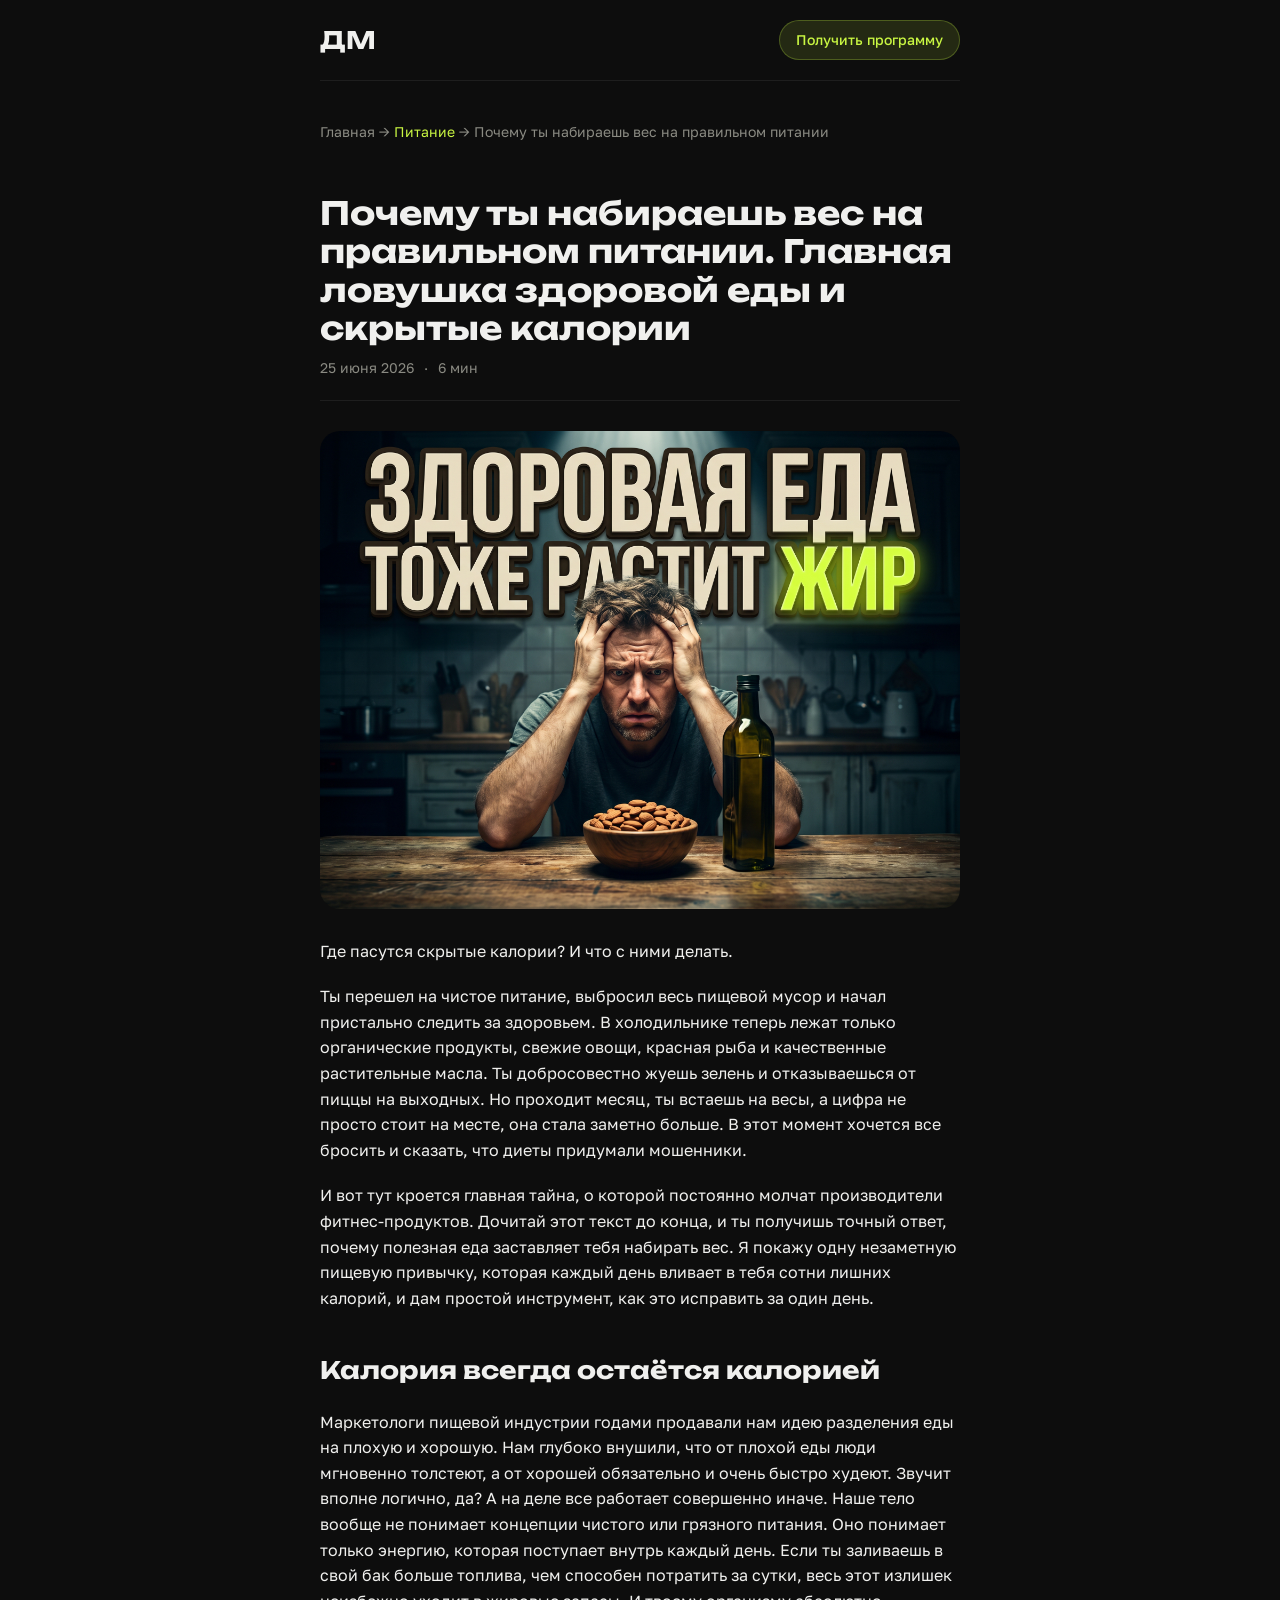
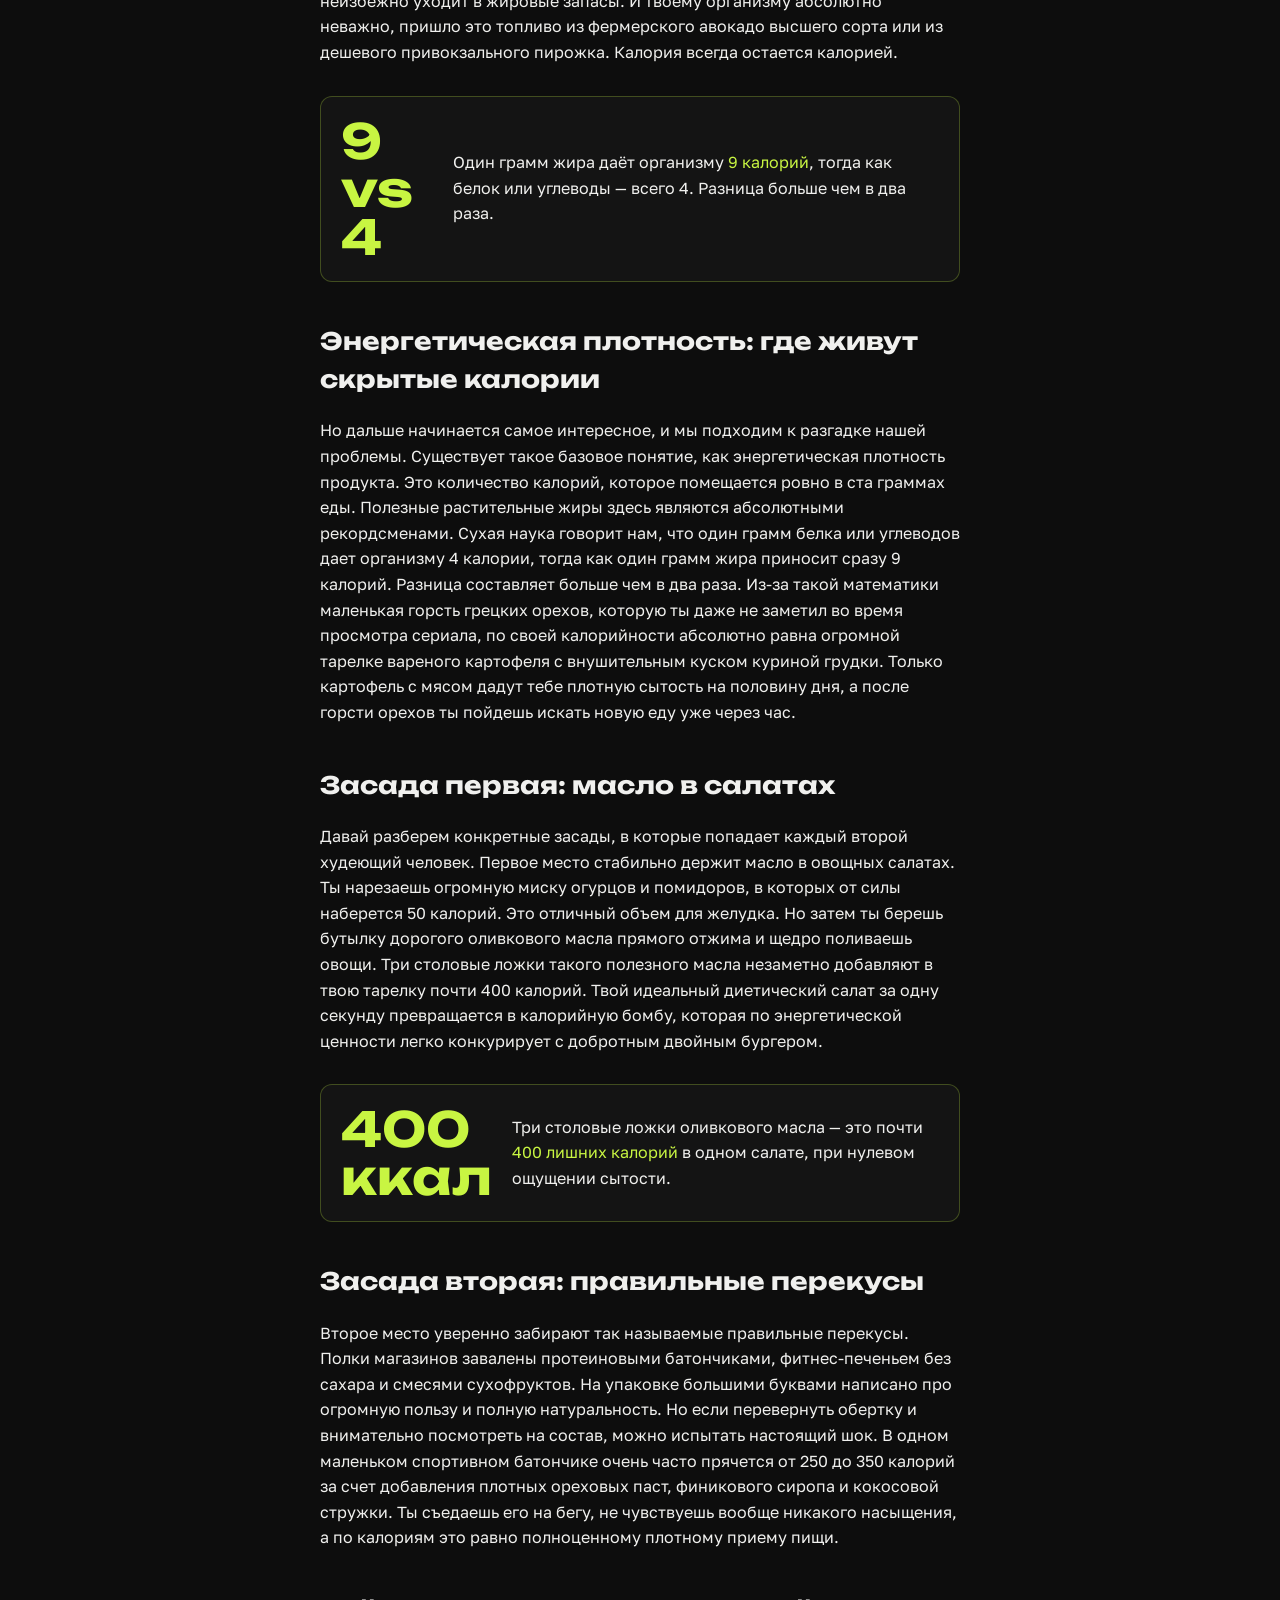
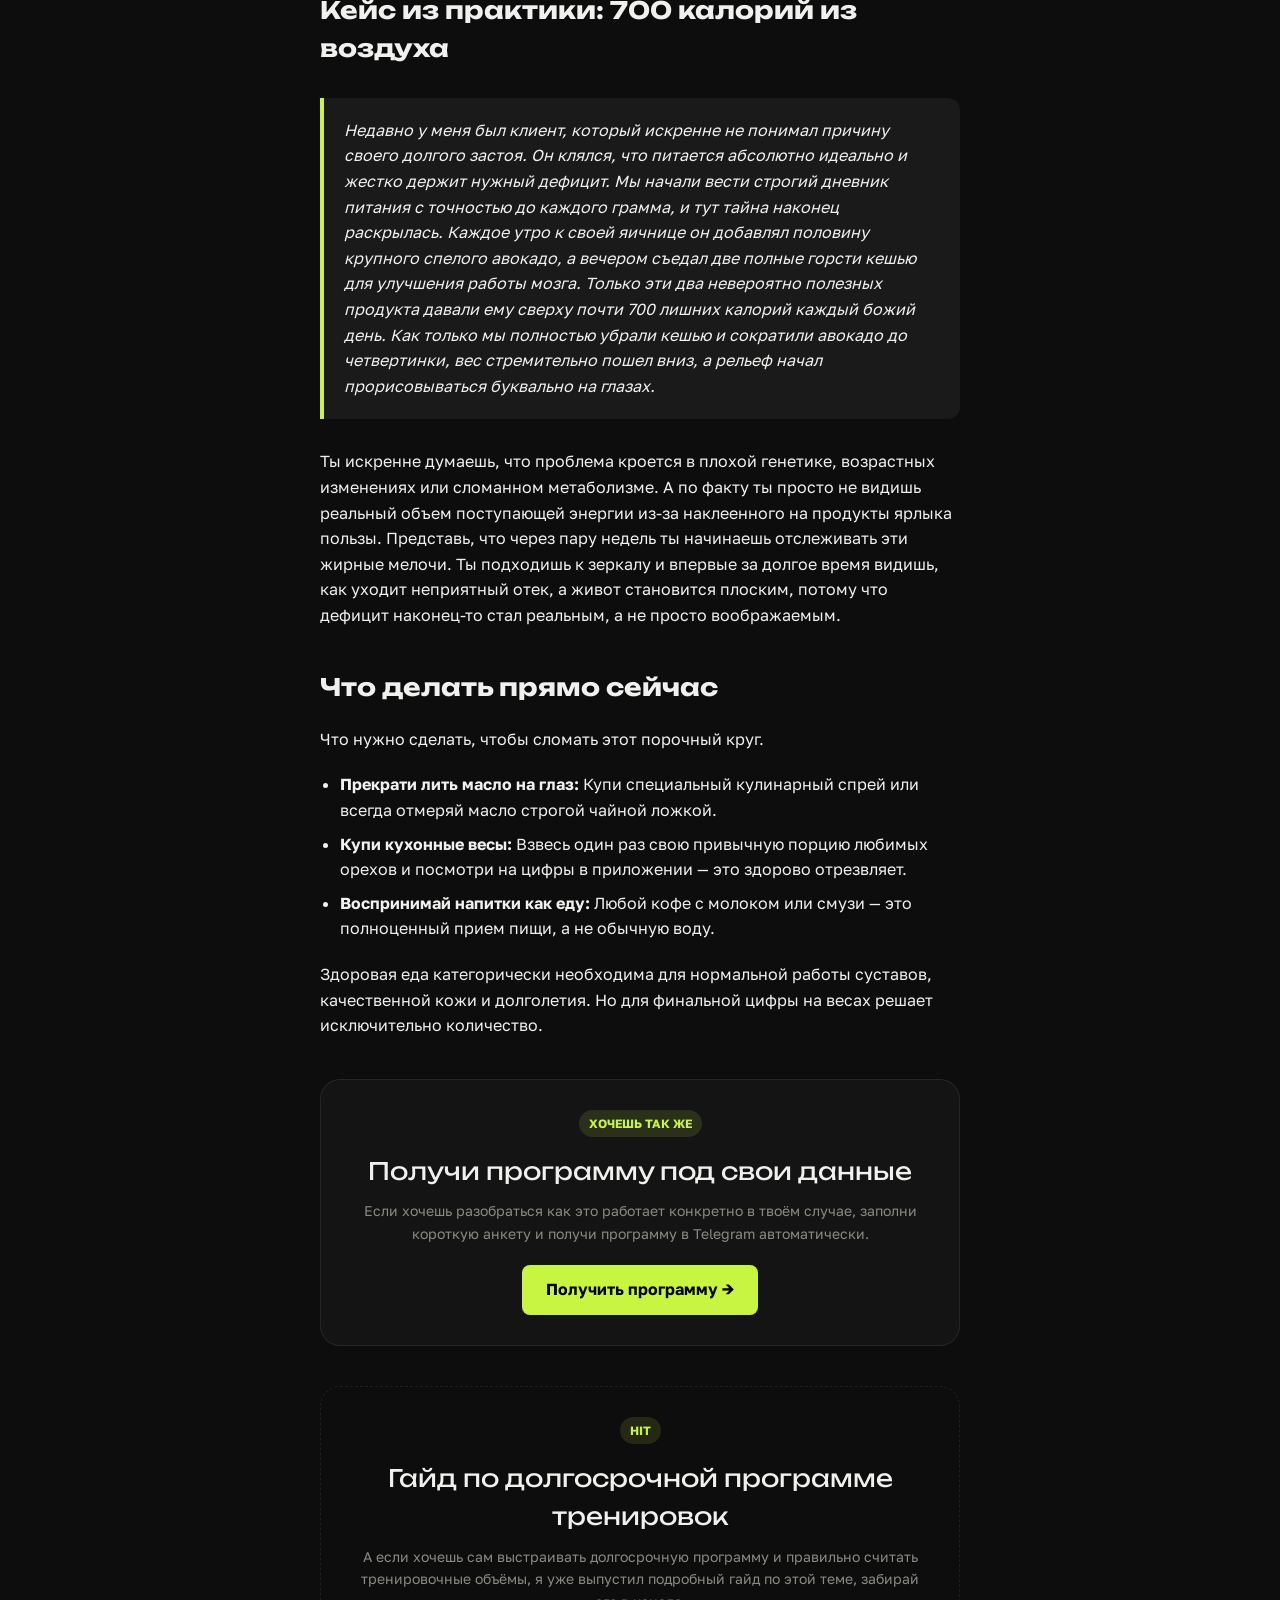
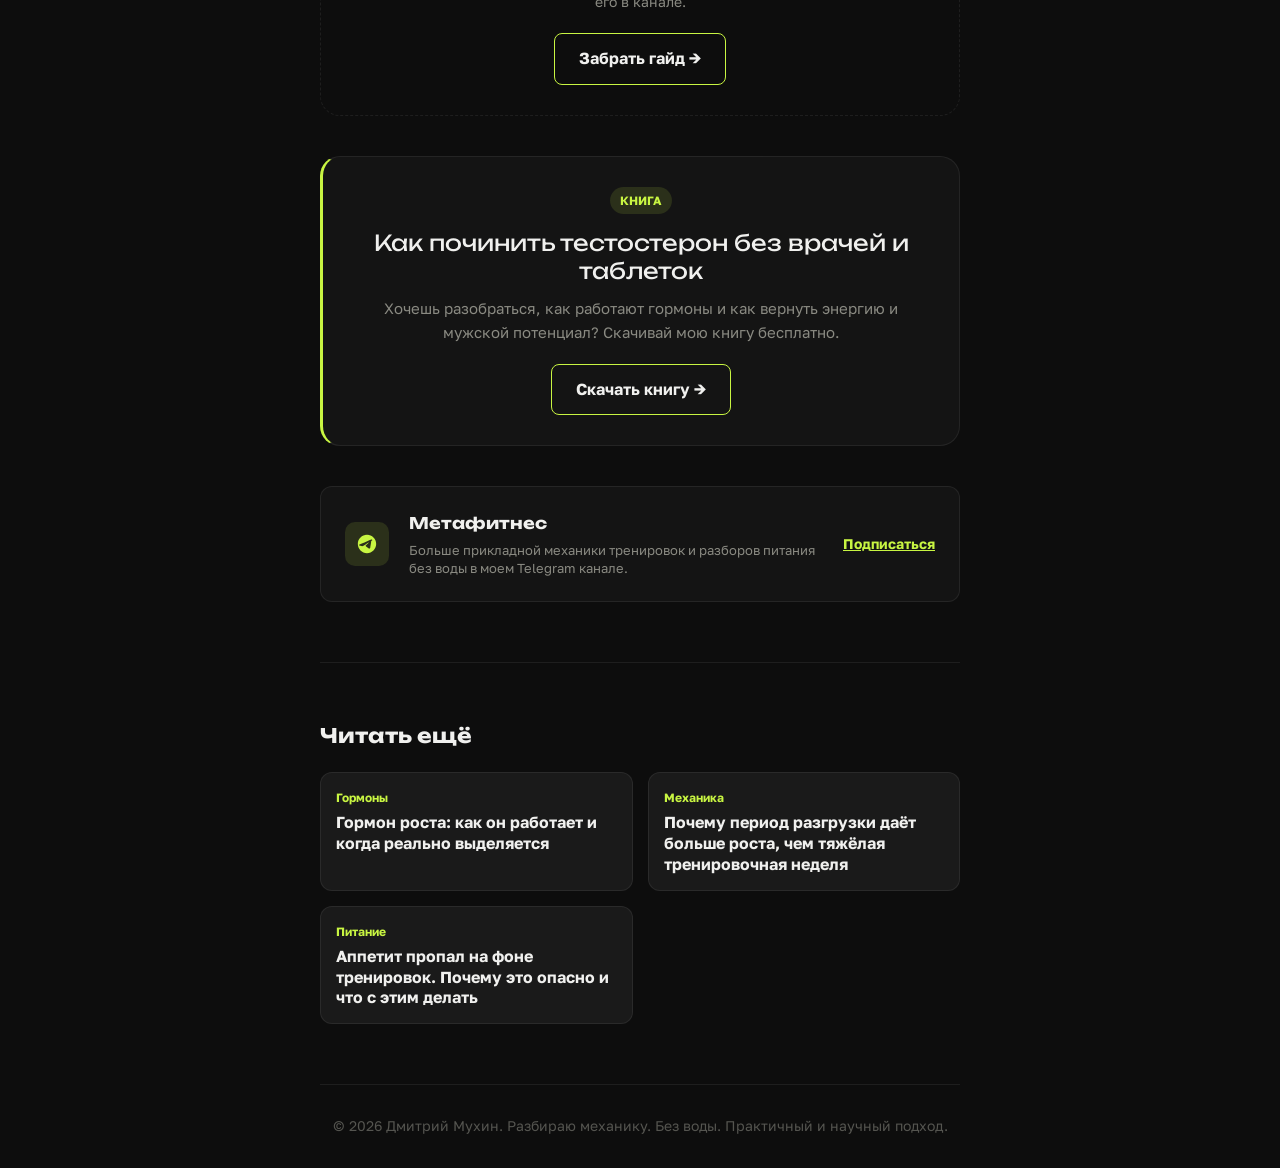
<file: posts/skritie_kalorii.html>
<!DOCTYPE html>
<html lang="ru">
<head>
  <meta charset="UTF-8">
  <meta name="viewport" content="width=device-width, initial-scale=1.0">
  <title>Почему ты набираешь вес на правильном питании. Скрытые калории | Дмитрий Мухин</title>
  <meta name="description" content="Главная ловушка здоровой еды и скрытые калории. Почему полезная еда заставляет набир вес и как это исправить за один день.">
  <link rel="stylesheet" href="../css/style.css?v=4">
  <link rel="preconnect" href="https://fonts.googleapis.com">
  <link rel="preconnect" href="https://fonts.gstatic.com" crossorigin>
  <link href="https://fonts.googleapis.com/css2?family=Golos+Text:wght@400;500;600&family=Unbounded:wght@400;700&display=swap" rel="stylesheet">
</head>
<body>
  <div class="container">
    <header>
      <div class="header-content">
        <a href="../index.html" class="logo">ДМ</a>
        <a href="https://fitness-quiz-lake.vercel.app/" class="nav-btn">Получить программу</a>
      </div>
    </header>

    <main>
      <div class="breadcrumbs">
        <a href="../index.html">Главная</a> → <span class="rubric">Питание</span> → Почему ты набираешь вес на правильном питании
      </div>

      <article class="post">
        <header class="post-header">
          <h1 class="post-title">Почему ты набираешь вес на правильном питании. Главная ловушка здоровой еды и скрытые калории</h1>
          <div class="post-meta">
            <span>25 июня 2026</span>
            <span>·</span>
            <span>6 мин</span>
          </div>
        </header>

        <img src="../images/skritie_kalorii.jpeg" alt="Почему ты набираешь вес на правильном питании. Скрытые калории" class="post-image">

        <div class="post-content">

          <p class="lead">Где пасутся скрытые калории? И что с ними делать.</p>

          <p>Ты перешел на чистое питание, выбросил весь пищевой мусор и начал пристально следить за здоровьем. В холодильнике теперь лежат только органические продукты, свежие овощи, красная рыба и качественные растительные масла. Ты добросовестно жуешь зелень и отказываешься от пиццы на выходных. Но проходит месяц, ты встаешь на весы, а цифра не просто стоит на месте, она стала заметно больше. В этот момент хочется все бросить и сказать, что диеты придумали мошенники.</p>

          <p>И вот тут кроется главная тайна, о которой постоянно молчат производители фитнес-продуктов. Дочитай этот текст до конца, и ты получишь точный ответ, почему полезная еда заставляет тебя набирать вес. Я покажу одну незаметную пищевую привычку, которая каждый день вливает в тебя сотни лишних калорий, и дам простой инструмент, как это исправить за один день.</p>

          <h2>Калория всегда остаётся калорией</h2>

          <p>Маркетологи пищевой индустрии годами продавали нам идею разделения еды на плохую и хорошую. Нам глубоко внушили, что от плохой еды люди мгновенно толстеют, а от хорошей обязательно и очень быстро худеют. Звучит вполне логично, да? А на деле все работает совершенно иначе. Наше тело вообще не понимает концепции чистого или грязного питания. Оно понимает только энергию, которая поступает внутрь каждый день. Если ты заливаешь в свой бак больше топлива, чем способен потратить за сутки, весь этот излишек неизбежно уходит в жировые запасы. И твоему организму абсолютно неважно, пришло это топливо из фермерского авокадо высшего сорта или из дешевого привокзального пирожка. Калория всегда остается калорией.</p>

          <div class="fact-block">
            <div class="fact-number">9 vs 4</div>
            <div class="fact-text">Один грамм жира даёт организму <span class="text-accent">9 калорий</span>, тогда как белок или углеводы — всего 4. Разница больше чем в два раза.</div>
          </div>

          <h2>Энергетическая плотность: где живут скрытые калории</h2>

          <p>Но дальше начинается самое интересное, и мы подходим к разгадке нашей проблемы. Существует такое базовое понятие, как энергетическая плотность продукта. Это количество калорий, которое помещается ровно в ста граммах еды. Полезные растительные жиры здесь являются абсолютными рекордсменами. Сухая наука говорит нам, что один грамм белка или углеводов дает организму 4 калории, тогда как один грамм жира приносит сразу 9 калорий. Разница составляет больше чем в два раза. Из-за такой математики маленькая горсть грецких орехов, которую ты даже не заметил во время просмотра сериала, по своей калорийности абсолютно равна огромной тарелке вареного картофеля с внушительным куском куриной грудки. Только картофель с мясом дадут тебе плотную сытость на половину дня, а после горсти орехов ты пойдешь искать новую еду уже через час.</p>

          <h2>Засада первая: масло в салатах</h2>

          <p>Давай разберем конкретные засады, в которые попадает каждый второй худеющий человек. Первое место стабильно держит масло в овощных салатах. Ты нарезаешь огромную миску огурцов и помидоров, в которых от силы наберется 50 калорий. Это отличный объем для желудка. Но затем ты берешь бутылку дорогого оливкового масла прямого отжима и щедро поливаешь овощи. Три столовые ложки такого полезного масла незаметно добавляют в твою тарелку почти 400 калорий. Твой идеальный диетический салат за одну секунду превращается в калорийную бомбу, которая по энергетической ценности легко конкурирует с добротным двойным бургером.</p>

          <div class="fact-block">
            <div class="fact-number">400 ккал</div>
            <div class="fact-text">Три столовые ложки оливкового масла — это почти <span class="text-accent">400 лишних калорий</span> в одном салате, при нулевом ощущении сытости.</div>
          </div>

          <h2>Засада вторая: правильные перекусы</h2>

          <p>Второе место уверенно забирают так называемые правильные перекусы. Полки магазинов завалены протеиновыми батончиками, фитнес-печеньем без сахара и смесями сухофруктов. На упаковке большими буквами написано про огромную пользу и полную натуральность. Но если перевернуть обертку и внимательно посмотреть на состав, можно испытать настоящий шок. В одном маленьком спортивном батончике очень часто прячется от 250 до 350 калорий за счет добавления плотных ореховых паст, финикового сиропа и кокосовой стружки. Ты съедаешь его на бегу, не чувствуешь вообще никакого насыщения, а по калориям это равно полноценному плотному приему пищи.</p>

          <h2>Кейс из практики: 700 калорий из воздуха</h2>

          <blockquote>
            Недавно у меня был клиент, который искренне не понимал причину своего долгого застоя. Он клялся, что питается абсолютно идеально и жестко держит нужный дефицит. Мы начали вести строгий дневник питания с точностью до каждого грамма, и тут тайна наконец раскрылась. Каждое утро к своей яичнице он добавлял половину крупного спелого авокадо, а вечером съедал две полные горсти кешью для улучшения работы мозга. Только эти два невероятно полезных продукта давали ему сверху почти 700 лишних калорий каждый божий день. Как только мы полностью убрали кешью и сократили авокадо до четвертинки, вес стремительно пошел вниз, а рельеф начал прорисовываться буквально на глазах.
          </blockquote>

          <p>Ты искренне думаешь, что проблема кроется в плохой генетике, возрастных изменениях или сломанном метаболизме. А по факту ты просто не видишь реальный объем поступающей энергии из-за наклеенного на продукты ярлыка пользы. Представь, что через пару недель ты начинаешь отслеживать эти жирные мелочи. Ты подходишь к зеркалу и впервые за долгое время видишь, как уходит неприятный отек, а живот становится плоским, потому что дефицит наконец-то стал реальным, а не просто воображаемым.</p>

          <h2>Что делать прямо сейчас</h2>

          <p>Что нужно сделать, чтобы сломать этот порочный круг.</p>

          <ul>
            <li><strong>Прекрати лить масло на глаз:</strong> Купи специальный кулинарный спрей или всегда отмеряй масло строгой чайной ложкой.</li>
            <li><strong>Купи кухонные весы:</strong> Взвесь один раз свою привычную порцию любимых орехов и посмотри на цифры в приложении — это здорово отрезвляет.</li>
            <li><strong>Воспринимай напитки как еду:</strong> Любой кофе с молоком или смузи — это полноценный прием пищи, а не обычную воду.</li>
          </ul>

          <p>Здоровая еда категорически необходима для нормальной работы суставов, качественной кожи и долголетия. Но для финальной цифры на весах решает исключительно количество.</p>

          <div class="cta-block">
            <div class="cta-label">Хочешь так же</div>
            <div class="cta-title">Получи программу под свои данные</div>
            <div class="cta-desc">Если хочешь разобраться как это работает конкретно в твоём случае, заполни короткую анкету и получи программу в Telegram автоматически.</div>
            <a href="https://www.metaquiz.ru/" class="cta-btn" target="_blank">
              Получить программу →
            </a>
          </div>

          <div class="cta-block cta-secondary">
            <div class="cta-label">HIT</div>
            <div class="cta-title">Гайд по долгосрочной программе тренировок</div>
            <div class="cta-desc">А если хочешь сам выстраивать долгосрочную программу и правильно считать тренировочные объёмы, я уже выпустил подробный гайд по этой теме, забирай его в канале.</div>
            <a href="https://dgmuk.github.io/metafitnes-guide/" class="cta-btn cta-btn-outline" target="_blank">
              Забрать гайд →
            </a>
          </div>

          <div class="book-block">
            <div class="book-label">Книга</div>
            <div class="book-title">Как починить тестостерон без врачей и таблеток</div>
            <div class="book-desc">Хочешь разобраться, как работают гормоны и как вернуть энергию и мужской потенциал? Скачивай мою книгу бесплатно.</div>
            <a href="https://bodybal.ru/" class="cta-btn cta-btn-outline" target="_blank">
              Скачать книгу →
            </a>
          </div>
        </div>

        <!-- Telegram Card -->
        <div class="tg-card">
          <div class="tg-icon">
            <svg width="22" height="22" viewBox="0 0 24 24"><path d="M12 2C6.48 2 2 6.48 2 12s4.48 10 10 10 10-4.48 10-10S17.52 2 12 2zm4.64 6.8c-.15 1.58-.8 5.42-1.13 7.19-.14.75-.42 1-.68 1.03-.58.05-1.02-.38-1.58-.75-.88-.58-1.38-.94-2.23-1.5-.99-.65-.35-1.01.22-1.59.15-.15 2.71-2.48 2.76-2.69.01-.03.01-.14-.07-.2-.08-.06-.19-.04-.27-.02-.11.02-1.93 1.23-5.46 3.62-.51.35-.98.52-1.4.51-.46-.01-1.35-.26-2.01-.48-.81-.27-1.45-.42-1.39-.88.03-.24.36-.49.99-.75 3.88-1.69 6.47-2.8 7.76-3.33 3.69-1.52 4.45-1.78 4.95-1.79.11 0 .36.03.52.16.13.1.17.24.19.34.02.07.03.23.01.31z"/></svg>
          </div>
          <div class="tg-info">
            <h3>Метафитнес</h3>
            <p>Больше прикладной механики тренировок и разборов питания без воды в моем Telegram канале.</p>
          </div>
          <a href="https://t.me/BodyBal" class="tg-btn" target="_blank">Подписаться</a>
        </div>

      </article>

      <section class="related-section">
        <h2 class="related-section-title">Читать ещё</h2>
        <div class="related-grid">
          <a href="gormon_rosta.html" class="related-card">
            <div class="related-tag">Гормоны</div>
            <div class="related-name">Гормон роста: как он работает и когда реально выделяется</div>
          </a>
          <a href="deload-mekhanika.html" class="related-card">
            <div class="related-tag">Механика</div>
            <div class="related-name">Почему период разгрузки даёт больше роста, чем тяжёлая тренировочная неделя</div>
          </a>
          <a href="gde_tvoi_belok.html" class="related-card">
            <div class="related-tag">Питание</div>
            <div class="related-name">Аппетит пропал на фоне тренировок. Почему это опасно и что с этим делать</div>
          </a>
        </div>
      </section>
    </main>

    <footer>
      &copy; 2026 Дмитрий Мухин. Разбираю механику. Без воды. Практичный и научный подход.
    </footer>
  </div>
</body>
</html>
</file>
<file: css/style.css>
:root {
  --bg-main:        #0d0d0d;
  --bg-card:        #141414;
  --bg-elevated:    #1a1a1a;
  --accent:         #c8f542;
  --accent-dim:     rgba(200, 245, 66, 0.12);
  --text-primary:   #f0f0ee;
  --text-secondary: #8a8a82;
  --text-muted:     #555550;
  --border:         rgba(255,255,255,0.07);
  --border-accent:  rgba(200, 245, 66, 0.25);
  --font-display:   'Unbounded', sans-serif;
  --font-body:      'Golos Text', sans-serif;
  --radius:         12px;
  --radius-lg:      20px;
  --max-width:      680px;
}

* {
  box-sizing: border-box;
}

body {
  margin: 0;
  padding: 0;
  background-color: var(--bg-main);
  color: var(--text-primary);
  font-family: var(--font-body);
  line-height: 1.6;
  overflow-x: hidden;
}

h1, h2, h3, h4, h5, h6 {
  font-family: var(--font-display);
  font-weight: 700;
  color: var(--text-primary);
}

a {
  color: var(--accent);
  text-decoration: none;
  transition: opacity 0.2s;
}

a:hover {
  opacity: 0.8;
}

/* Base styles and layout */
header {
  padding: 20px 0;
  border-bottom: 1px solid var(--border);
  margin-bottom: 40px;
}

.container {
  max-width: var(--max-width);
  margin: 0 auto;
  padding: 0 20px;
  width: 100%;
}

.header-content {
  display: flex;
  justify-content: space-between;
  align-items: center;
}

.logo {
  font-family: var(--font-display);
  font-size: 24px;
  font-weight: bold;
  color: var(--text-primary);
}

.nav-btn {
  background: var(--accent-dim);
  color: var(--accent);
  padding: 8px 16px;
  border-radius: 20px;
  font-size: 14px;
  font-weight: 500;
  border: 1px solid var(--border-accent);
  transition: all 0.2s;
}

.nav-btn:hover {
  background: var(--accent);
  color: #000;
  opacity: 1;
}

.nav-link {
  color: var(--text-secondary);
  font-size: 14px;
}

.nav-link:hover {
  color: var(--accent);
}

/* Index styles */
.hero {
  margin-bottom: 40px;
}

.hero-title {
  font-size: clamp(20px, 5.5vw, 32px);
  margin-bottom: 10px;
}

.hero-subtitle {
  color: var(--text-secondary);
  font-size: 16px;
}

.post-grid {
  display: grid;
  grid-template-columns: 1fr;
  gap: 20px;
}

@media (min-width: 600px) {
  .post-grid {
    grid-template-columns: 1fr 1fr;
  }
}

.post-card {
  display: block;
  background: var(--bg-card);
  border: 1px solid var(--border);
  border-radius: var(--radius);
  overflow: hidden;
  transition: transform 0.2s, border-color 0.2s;
  color: inherit;
}

.post-card:hover {
  transform: translateY(-2px);
  border-color: var(--border-accent);
}

.post-card-image {
  position: relative;
  width: 100%;
  aspect-ratio: 16/9;
  background: var(--bg-elevated);
}

.post-card-image img {
  width: 100%;
  height: 100%;
  object-fit: cover;
}

.post-card-rubric {
  position: absolute;
  top: 10px;
  left: 10px;
  background: var(--accent);
  color: #000;
  padding: 4px 8px;
  border-radius: 4px;
  font-size: 12px;
  font-weight: bold;
}

.post-card-body {
  padding: 15px;
}

.post-card-title {
  font-size: 18px;
  margin: 0 0 10px 0;
  line-height: 1.3;
}

.post-card-meta {
  color: var(--text-secondary);
  font-size: 12px;
}

.filters {
  display: flex;
  gap: 10px;
  margin-bottom: 30px;
  overflow-x: auto;
  padding-bottom: 10px;
  -ms-overflow-style: none;
  scrollbar-width: none;
}
.filters::-webkit-scrollbar {
  display: none;
}

.filter-btn {
  background: var(--bg-elevated);
  border: 1px solid var(--border);
  color: var(--text-secondary);
  padding: 6px 12px;
  border-radius: 20px;
  font-size: 14px;
  cursor: pointer;
  white-space: nowrap;
  font-family: inherit;
  transition: all 0.2s;
}

.filter-btn:hover {
  border-color: var(--border-accent);
}

.filter-btn.active {
  background: var(--accent-dim);
  border-color: var(--accent);
  color: var(--accent);
}

/* Post template styles */
.breadcrumbs {
  font-size: 14px;
  color: var(--text-secondary);
  margin-bottom: 20px;
}

.breadcrumbs a {
  color: var(--text-secondary);
}

.breadcrumbs a:hover {
  color: var(--accent);
}

.breadcrumbs .rubric {
  color: var(--accent);
}

.post-header {
  margin-bottom: 30px;
}

.post-title {
  font-size: clamp(20px, 5.5vw, 32px);
  margin: 10px 0;
  line-height: 1.2;
}

.post-meta {
  display: flex;
  gap: 10px;
  color: var(--text-secondary);
  font-size: 14px;
}

.post-image {
  width: 100%;
  height: auto;
  border-radius: var(--radius-lg);
  margin-bottom: 30px;
  background: var(--bg-elevated);
  display: block;
}

.post-content p {
  margin-bottom: 20px;
  font-size: 16px;
  color: var(--text-primary);
}

.post-content h2 {
  font-size: clamp(17px, 4.5vw, 24px);
  margin: 40px 0 20px 0;
}

.post-content ul {
  margin-bottom: 20px;
  padding-left: 20px;
}

.post-content li {
  margin-bottom: 8px;
}

.text-accent {
  color: var(--accent);
}

.highlight {
  background: var(--accent-dim);
  padding: 2px 4px;
  border-radius: 4px;
  color: var(--accent);
}

.post-content blockquote {
  margin: 30px 0;
  padding: 20px;
  background: var(--bg-elevated);
  border-left: 4px solid var(--accent);
  border-radius: 0 var(--radius) var(--radius) 0;
  font-style: italic;
  color: var(--text-primary);
}

.fact-block {
  background: var(--bg-card);
  border: 1px solid var(--border-accent);
  padding: 20px;
  border-radius: var(--radius);
  margin: 30px 0;
  display: flex;
  align-items: center;
  gap: 20px;
}

.fact-number {
  font-family: var(--font-display);
  font-size: clamp(28px, 8vw, 48px);
  color: var(--accent);
  font-weight: 700;
  line-height: 1;
}

.fact-text {
  font-size: 16px;
  color: var(--text-primary);
}

.cta-block {
  background: var(--bg-card);
  border: 1px solid var(--border);
  padding: 30px;
  border-radius: var(--radius-lg);
  margin: 40px 0;
  text-align: center;
}

.cta-secondary {
  background: transparent;
  border-style: dashed;
}

.cta-label {
  display: inline-block;
  background: var(--accent-dim);
  color: var(--accent);
  padding: 4px 10px;
  border-radius: 20px;
  font-size: 12px;
  font-weight: bold;
  margin-bottom: 15px;
  text-transform: uppercase;
}

.cta-title {
  font-family: var(--font-display);
  font-size: clamp(17px, 4.5vw, 24px);
  margin-bottom: 10px;
  color: var(--text-primary);
}

.cta-desc {
  color: var(--text-secondary);
  margin-bottom: 20px;
  font-size: 14px;
}

.cta-btn {
  display: inline-block;
  background: var(--accent);
  color: #000;
  padding: 12px 24px;
  border-radius: 8px;
  font-weight: bold;
  transition: opacity 0.2s, background-color 0.2s;
}

.cta-btn:hover {
  opacity: 0.9;
  text-decoration: none;
}

.cta-btn-outline {
  background: transparent;
  border: 1px solid var(--accent);
  color: var(--text-primary);
}

.cta-btn-outline:hover {
  background: var(--accent-dim);
  color: var(--text-primary);
  opacity: 1;
}

/* Book Block */
.book-block {
  background: var(--bg-card);
  border: 1px solid var(--border);
  border-left: 3px solid var(--accent);
  padding: 30px;
  border-radius: var(--radius-lg);
  margin: 40px 0;
  text-align: center;
}

.book-label {
  display: inline-block;
  background: var(--accent-dim);
  color: var(--accent);
  padding: 4px 10px;
  border-radius: 20px;
  font-size: 12px;
  font-weight: bold;
  margin-bottom: 15px;
  text-transform: uppercase;
}

.book-title {
  font-family: var(--font-display);
  font-size: clamp(16px, 4vw, 22px);
  margin-bottom: 10px;
  color: var(--text-primary);
  line-height: 1.3;
}

.book-desc {
  color: var(--text-secondary);
  margin-bottom: 20px;
  font-size: 15px;
  line-height: 1.6;
}

/* Related Posts */
.related-section {
  margin-top: 60px;
  padding-top: 40px;
  border-top: 1px solid var(--border);
}

.related-section-title {
  font-size: 20px;
  margin-bottom: 20px;
  font-family: var(--font-display);
}

.related-grid {
  display: grid;
  grid-template-columns: 1fr;
  gap: 15px;
}

@media (min-width: 600px) {
  .related-grid {
    grid-template-columns: 1fr 1fr;
  }
}

.related-card {
  display: block;
  padding: 15px;
  background: var(--bg-elevated);
  border-radius: var(--radius);
  border: 1px solid var(--border);
  transition: transform 0.2s, border-color 0.2s;
  color: inherit;
}

.related-card:hover {
  transform: translateY(-2px);
  border-color: var(--border-accent);
}

.related-tag {
  font-size: 12px;
  color: var(--accent);
  margin-bottom: 5px;
  font-weight: bold;
}

.related-name {
  color: var(--text-primary);
  font-size: 16px;
  font-weight: bold;
  line-height: 1.3;
}

/* Telegram Card - Minimalist */
.tg-card {
  background: var(--bg-card);
  border: 1px solid var(--border);
  border-radius: var(--radius);
  padding: 24px;
  margin: 30px 0;
  display: flex;
  align-items: center;
  gap: 20px;
  transition: border-color 0.2s;
}

.tg-card:hover {
  border-color: var(--border-accent);
}

.tg-icon {
  width: 44px;
  height: 44px;
  background: var(--accent-dim);
  border-radius: 10px;
  display: flex;
  align-items: center;
  justify-content: center;
  flex-shrink: 0;
}

.tg-icon svg {
  width: 22px;
  height: 22px;
  max-width: 22px;
  max-height: 22px;
  fill: var(--accent);
  display: block;
}

.tg-info {
  flex-grow: 1;
}

.tg-info h3 {
  margin: 0 0 4px 0;
  font-size: 16px;
  font-family: var(--font-display);
}

.tg-info p {
  margin: 0;
  font-size: 13px;
  color: var(--text-secondary);
  line-height: 1.4;
}

.tg-btn {
  color: var(--accent);
  font-weight: bold;
  font-size: 14px;
  text-decoration: underline;
  transition: opacity 0.2s;
}

.tg-btn:hover {
  opacity: 0.7;
}

@media (max-width: 500px) {
  .tg-card {
    padding: 16px;
    gap: 12px;
  }
  .tg-info h3 {
    font-size: 14px;
  }
  .tg-info p {
    display: none; /* Скрываем описание на совсем маленьких экранах для компактности */
  }
}

footer {
  margin-top: 60px;
  padding: 30px 0;
  text-align: center;
  color: var(--text-muted);
  font-size: 14px;
  border-top: 1px solid var(--border);
}

@media (max-width: 768px) {
  .hero-title {
    font-size: 18px;
    line-height: 1.3;
  }

  .post-title {
    font-size: 18px;
    line-height: 1.3;
  }

  .post-content h2 {
    font-size: 17px;
  }

  .fact-number {
    font-size: 28px;
  }

  .cta-title {
    font-size: 17px;
  }

  .book-title {
    font-size: 16px;
  }

  .post-header {
    margin-bottom: 20px;
  }

  .post-image {
    margin-bottom: 20px;
  }
}
</file>
